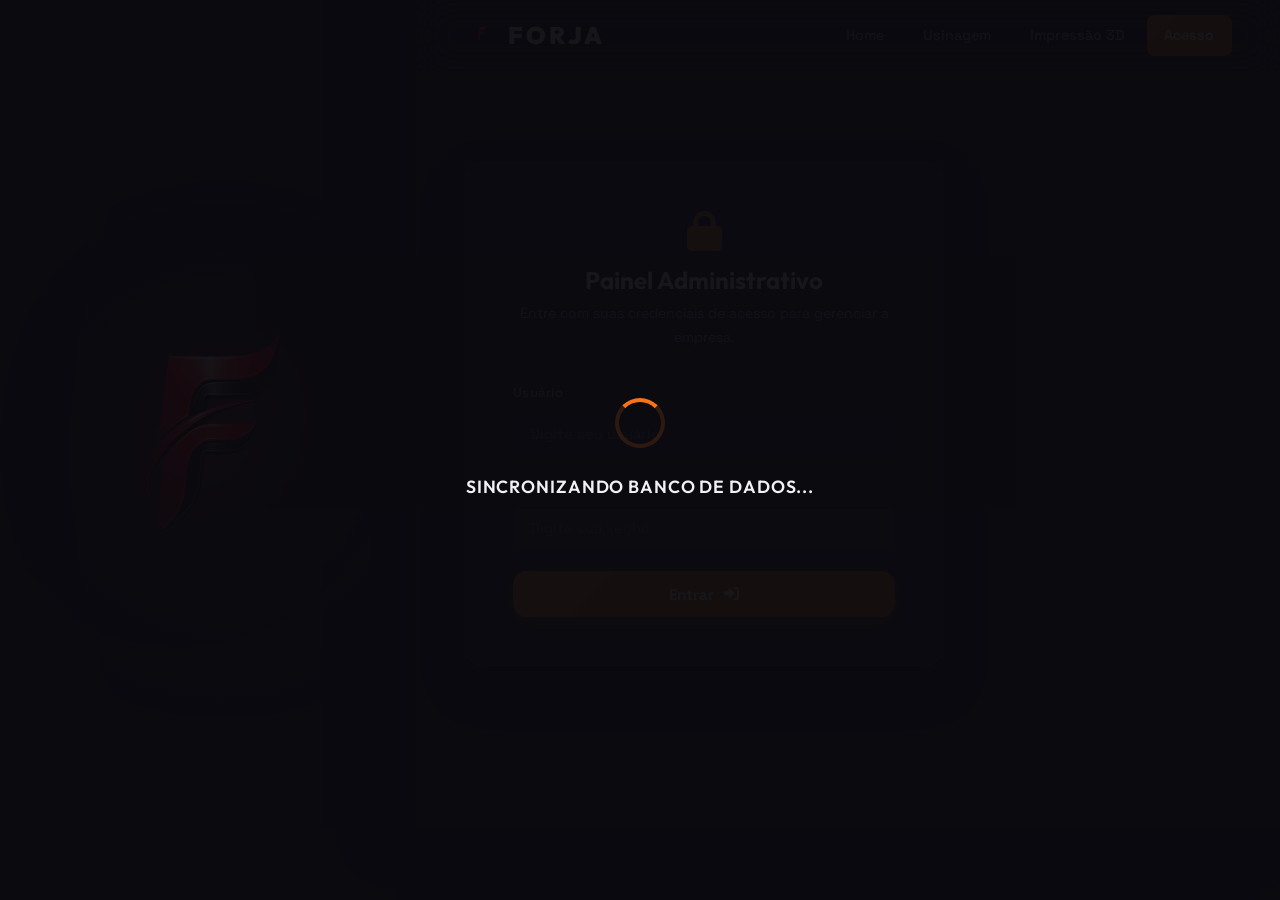
<file: admin.html>
<!DOCTYPE html>
<html lang="pt-BR">
<head>
    <meta charset="UTF-8">
    <meta name="viewport" content="width=device-width, initial-scale=1.0">
    <title>Acesso Restrito - Estoque & Orçamentos | Forja</title>
    <link rel="stylesheet" href="style.css?v=19">
    <link rel="preconnect" href="https://fonts.googleapis.com">
    <link rel="preconnect" href="https://fonts.gstatic.com" crossorigin>
    <link href="https://fonts.googleapis.com/css2?family=Outfit:wght@300;400;500;600;700;800;900&family=Space+Grotesk:wght@400;500;600;700&display=swap" rel="stylesheet">
    <link rel="stylesheet" href="https://cdnjs.cloudflare.com/ajax/libs/font-awesome/6.0.0/css/all.min.css">
</head>
<body>

    <!-- ===== SYNC LOADING SPINNER ===== -->
    <div id="sync-loader-overlay" style="position: fixed; inset: 0; background: rgba(10, 10, 15, 0.95); z-index: 999999; display: flex; flex-direction: column; align-items: center; justify-content: center; gap: 1.5rem; color: var(--text-primary); transition: opacity 0.4s ease, visibility 0.4s;">
        <div class="spinner" style="width: 50px; height: 50px; border: 4px solid rgba(249, 115, 22, 0.15); border-top-color: var(--accent); border-radius: 50%; animation: spin 1s linear infinite;"></div>
        <div style="font-family: var(--font-heading); font-size: 1.1rem; font-weight: 600; letter-spacing: 0.05em; text-transform: uppercase; text-align: center; padding: 0 1rem;">Sincronizando banco de dados...</div>
    </div>

    <!-- ===== LOGO GIGANTE / PDF PREVIEW FIXA NA ESQUERDA ===== -->
    <div class="fixed-giant-logo" id="admin-sidebar">
        <!-- Logged Out View -->
        <div class="sidebar-logged-out" id="sidebar-logged-out-view">
            <div class="fixed-logo-glow"></div>
            <img src="Imagem/IMG_6574.PNG" alt="Símbolo Forja" class="giant-logo-img">
        </div>
        
        <!-- Logged In View: PDF Sheet Preview -->
        <div class="sidebar-logged-in" id="sidebar-logged-in-view" style="display:none;">
            <!-- Botão de Fechar PDF no Celular -->
            <button class="btn btn-ghost mobile-pdf-close-btn" id="close-mobile-pdf-btn" style="display: none; margin-bottom: 1.5rem; width: 100%; justify-content: center; border-color: var(--border); background: var(--bg-card); color: var(--text-primary); padding: 0.75rem;">
                <i class="fa-solid fa-xmark" style="margin-right: 0.5rem;"></i>
                <span>Fechar Visualização</span>
            </button>
            <div class="pdf-container">
                <div class="pdf-sheet" id="invoice-pdf">
                    <!-- PDF Header -->
                    <div class="pdf-header" style="align-items: center; border-bottom: 2px solid #111; padding-bottom: 0.75rem; margin-bottom: 1.5rem;">
                        <div class="pdf-header-left" style="display: flex; align-items: center; gap: 0.75rem;">
                            <img src="Imagem/IMG_6574.PNG" alt="Logo Forja" class="pdf-logo" style="width: 50px; height: 50px; object-fit: contain;">
                            <span class="pdf-brand-title" style="font-size: 2.2rem; font-weight: 800;">Forja</span>
                        </div>
                        <div class="pdf-header-right" style="font-size: 0.75rem; color: #333 !important; line-height: 1.5; text-align: right;">
                            <div><i class="fa-brands fa-whatsapp"></i> (14) 99681-1628</div>
                            <div><i class="fa-brands fa-instagram"></i> @_Forja_3D</div>
                            <div><i class="fa-solid fa-envelope"></i> Forja3dprojetos@gmail.com</div>
                        </div>
                    </div>
                    
                    <!-- PDF Metadata (New Layout) -->
                    <div class="pdf-meta-container">
                        <div class="pdf-meta-left">
                            <div style="font-size: 0.85rem; font-weight: bold; margin-bottom: 0.35rem; text-transform: uppercase; border-bottom: 1px solid #dee2e6; padding-bottom: 0.15rem;">Informações do Cliente</div>
                            <div style="line-height: 1.4; font-size: 0.75rem;">
                                <div><strong>Cliente:</strong> <span id="pdf-client-name">NENHUM SELECIONADO</span></div>
                                <div><strong>Endereço:</strong> <span id="pdf-client-address">-</span></div>
                                <div><strong>Telefone:</strong> <span id="pdf-client-phone">-</span></div>
                                <div><strong>E-mail:</strong> <span id="pdf-client-email">-</span></div>
                            </div>
                            <div id="pdf-desc-text" style="font-size: 0.75rem; color: #555; margin-top: 0.5rem; line-height: 1.3; white-space: pre-wrap; font-style: italic;">[Insira a descrição geral do escopo do orçamento]</div>
                        </div>
                        <div class="pdf-meta-right">
                            <div style="font-size: 0.85rem; font-weight: bold; margin-bottom: 0.35rem; text-transform: uppercase; border-bottom: 1px solid #dee2e6; padding-bottom: 0.15rem; text-align: right;">Dados da Proposta</div>
                            <div style="line-height: 1.4; font-size: 0.75rem; text-align: right;">
                                <div><strong>Forja</strong></div>
                                <div><strong>Proposta Nº:</strong> <span id="pdf-budget-num">12001</span></div>
                                <div><strong>Emissão:</strong> Jaú-SP, <span id="pdf-budget-date">01/07/2026</span></div>
                            </div>
                        </div>
                    </div>
                    
                    <!-- PDF Items Table -->
                    <table class="pdf-table">
                        <thead>
                            <tr>
                                <th style="width: 55%; text-align: left;">Descrição</th>
                                <th style="width: 15%; text-align: center;">Quantidade (QTD)</th>
                                <th style="width: 15%; text-align: right;">Preço Unidade</th>
                                <th style="width: 15%; text-align: right;">Preço total</th>
                            </tr>
                        </thead>
                        <tbody id="pdf-items-tbody">
                            <!-- Dynamic items -->
                        </tbody>
                    </table>

                    <!-- Totals Section -->
                    <div class="pdf-totals-section">
                        <div class="pdf-totals-row">
                            <span class="pdf-totals-label">Subtotal</span>
                            <span class="pdf-totals-value" id="pdf-subtotal-val">R$ 0,00</span>
                        </div>
                        <div class="pdf-totals-row">
                            <span class="pdf-totals-label">Frete</span>
                            <span class="pdf-totals-value" id="pdf-frete-val">R$ 0,00</span>
                        </div>
                        <div class="pdf-totals-row pdf-totals-final">
                            <span class="pdf-totals-label">Total</span>
                            <span class="pdf-totals-value" id="pdf-total-val">R$ 0,00</span>
                        </div>
                    </div>
                    
                    <!-- Modern Metadata Grid -->
                    <div class="pdf-grid-modern">
                        <div class="pdf-grid-card">
                            <strong>Vendedor:</strong>
                            <span id="pdf-vendedor-val">Lucas</span>
                        </div>
                        <div class="pdf-grid-card">
                            <strong>Validade da Proposta:</strong>
                            <span id="pdf-validade-val">7 dias</span>
                        </div>
                        <div class="pdf-grid-card">
                            <strong>Prazo de Entrega:</strong>
                            <span id="pdf-prazo-val">A combinar</span>
                        </div>
                        <div class="pdf-grid-card">
                            <strong>Cond. Pagamento:</strong>
                            <span id="pdf-pagamento-val">A combinar</span>
                        </div>
                    </div>

                    <!-- Observações da Proposta Box -->
                    <div class="pdf-box">
                        <div class="pdf-box-header">Observações da Proposta:</div>
                        <div class="pdf-box-body" id="pdf-obs-text" style="white-space: pre-wrap;">Nenhuma</div>
                    </div>

                    <!-- Formas de Pagamento Box (Canto Inferior) -->
                    <div class="pdf-box">
                        <div class="pdf-box-header">Forma de pagamento:</div>
                        <div class="pdf-box-body">
                            <p>• Pix: <strong>67.723.944/001-68</strong> — CNPJ — Nubank — Lucas Borsolli</p>
                            <p>• Cartão de Crédito: Parcelamento em até 3x sem juros (para valores acima de R$60,00)</p>
                            <p>• Condição: 50% antecipado para início da produção e 50% na entrega.</p>
                        </div>
                    </div>
                </div>
            </div>
        </div>
    </div>

    <!-- ===== HEADER ===== -->
    <header class="header" id="header">
        <div class="container header-inner">
            <a href="index.html" class="logo" aria-label="Forja - Página Inicial">
                <img src="Imagem/IMG_6574.PNG" alt="Logo Forja" class="logo-img">
                <span class="logo-text">FORJA</span>
            </a>
            <nav class="nav" id="nav" aria-label="Menu principal">
                <ul>
                    <li><a href="index.html" class="nav-link">Home</a></li>
                    <li><a href="ferramenta.html" class="nav-link">Usinagem</a></li>
                    <li><a href="impressao-3d.html" class="nav-link">Impressão 3D</a></li>
                    <li><a href="admin.html" class="nav-link active cta-link">Acesso</a></li>
                </ul>
            </nav>
            <button class="mobile-toggle" id="mobile-toggle" aria-label="Abrir menu" aria-expanded="false">
                <span class="bar"></span>
                <span class="bar"></span>
                <span class="bar"></span>
            </button>
        </div>
    </header>

    <div class="main-content-wrapper">
        
        <!-- ===== LOGIN VIEW ===== -->
        <section class="admin-login-section section-padding" id="login-view">
            <div class="container">
                <div class="admin-login-card">
                    <div class="login-header">
                        <i class="fa-solid fa-lock"></i>
                        <h2>Painel Administrativo</h2>
                        <p>Entre com suas credenciais de acesso para gerenciar a empresa.</p>
                    </div>
                    <form id="login-form">
                        <div class="form-group">
                            <label for="username">Usuário</label>
                            <input type="text" id="username" placeholder="Digite seu usuário" required autocomplete="username">
                        </div>
                        <div class="form-group">
                            <label for="password">Senha</label>
                            <input type="password" id="password" placeholder="Digite sua senha" required autocomplete="current-password">
                        </div>
                        <button type="submit" class="btn btn-primary btn-full">
                            <span>Entrar</span>
                            <i class="fa-solid fa-right-to-bracket"></i>
                        </button>
                        <p id="login-error" class="login-error-msg" style="display:none; color:#ef4444; font-size:0.85rem; text-align:center; margin-top:1rem;"></p>
                    </form>
                </div>
            </div>
        </section>

        <!-- ===== DASHBOARD VIEW (LOGGED IN) ===== -->
        <section class="admin-dashboard-section section-padding" id="dashboard-view" style="display:none;">
            <div class="container">
                <div class="dashboard-header-block">
                    <div>
                        <span class="section-tag">Painel de Controle</span>
                        <h1 class="dashboard-title">Sistema de <span class="accent">Gestão Forja</span></h1>
                    </div>
                    <button class="btn btn-ghost" id="logout-btn">
                        <span>Sair</span>
                        <i class="fa-solid fa-right-from-bracket"></i>
                    </button>
                </div>

                <!-- TABS NAVIGATION -->
                <div class="admin-tabs">
                    <button class="tab-btn active" data-tab="tab-estoque">
                        <i class="fa-solid fa-boxes-stacked"></i> Estoque & Dashboard
                    </button>
                    <button class="tab-btn" data-tab="tab-clientes">
                        <i class="fa-solid fa-users"></i> Clientes
                    </button>
                    <button class="tab-btn" data-tab="tab-gerador">
                        <i class="fa-solid fa-file-invoice-dollar"></i> Gerador de Orçamento
                    </button>
                    <button class="tab-btn" data-tab="tab-historico">
                        <i class="fa-solid fa-clock-rotate-left"></i> Histórico
                    </button>
                </div>

                <!-- TAB CONTENT: ESTOQUE & DASHBOARD -->
                <div class="tab-content active" id="tab-estoque">
                    <!-- Metrics Cards -->
                    <div class="metrics-grid" style="display: grid; grid-template-columns: repeat(auto-fit, minmax(220px, 1fr)); gap: 1.5rem; margin-bottom: 2.5rem;">
                        <div class="metric-card" style="background: var(--bg-card); border: 1px solid var(--border); padding: 1.5rem; border-radius: var(--radius-md);">
                            <span style="font-size:0.8rem; color:var(--text-muted); text-transform:uppercase; font-weight:600;">Gasto em Compras</span>
                            <h2 id="metric-spent" style="font-size:1.8rem; margin-top:0.5rem; color:var(--text-primary);">R$ 0,00</h2>
                        </div>
                        <div class="metric-card" style="background: var(--bg-card); border: 1px solid var(--border); padding: 1.5rem; border-radius: var(--radius-md);">
                            <span style="font-size:0.8rem; color:var(--text-muted); text-transform:uppercase; font-weight:600;">Faturamento Total</span>
                            <h2 id="metric-revenue" style="font-size:1.8rem; margin-top:0.5rem; color:#25d366;">R$ 0,00</h2>
                        </div>
                        <div class="metric-card" style="background: var(--bg-card); border: 1px solid var(--border); padding: 1.5rem; border-radius: var(--radius-md);">
                            <span style="font-size:0.8rem; color:var(--text-muted); text-transform:uppercase; font-weight:600;">Lucro nas Vendas</span>
                            <h2 id="metric-profit" style="font-size:1.8rem; margin-top:0.5rem; color:var(--accent-light);">R$ 0,00</h2>
                        </div>
                    </div>

                    <!-- Analytics Tables -->
                    <div class="analytics-grid" style="display: grid; grid-template-columns: repeat(auto-fit, minmax(320px, 1fr)); gap: 2rem; margin-bottom: 2.5rem;">
                        <div class="dashboard-panel-card">
                            <h3>Ferramentas Mais Vendidas</h3>
                            <div style="margin-top: 1.5rem;">
                                <table class="inventory-table">
                                    <thead>
                                        <tr>
                                            <th>Produto</th>
                                            <th style="text-align:right;">Vendidos</th>
                                        </tr>
                                    </thead>
                                    <tbody id="top-sold-list">
                                        <!-- Dynamic -->
                                    </tbody>
                                </table>
                            </div>
                        </div>
                        <div class="dashboard-panel-card">
                            <h3>Ferramentas Mais Orçadas (Site)</h3>
                            <div style="margin-top: 1.5rem;">
                                <table class="inventory-table">
                                    <thead>
                                        <tr>
                                            <th>Produto</th>
                                            <th style="text-align:right;">Orçados (Cliques)</th>
                                        </tr>
                                    </thead>
                                    <tbody id="top-quoted-list">
                                        <!-- Dynamic -->
                                    </tbody>
                                </table>
                            </div>
                        </div>
                    </div>

                    <!-- Estoque Grid -->
                    <div class="dashboard-grid">
                        <!-- Form Cadastro -->
                        <div class="dashboard-panel-card">
                            <h3>Cadastrar Nova Ferramenta</h3>
                            <form id="add-product-form" style="margin-top:1.5rem;">
                                <div class="form-group">
                                    <label for="prod-brand">Marca</label>
                                    <input type="text" id="prod-brand" placeholder="Ex: DESKAR, SANDVIK" required>
                                </div>
                                <div class="form-group">
                                    <label for="prod-name">Nome do Produto</label>
                                    <input type="text" id="prod-name" placeholder="Ex: Pastilha TNMG" required>
                                </div>
                                <div class="form-group">
                                    <label for="prod-desc">Descrição</label>
                                    <textarea id="prod-desc" rows="3" placeholder="Detalhes técnicos da ferramenta..." required></textarea>
                                </div>
                                <div class="form-group-row" style="display: grid; grid-template-columns: 1fr 1fr; gap: 1rem;">
                                    <div class="form-group">
                                        <label for="prod-stock">Estoque Inicial</label>
                                        <input type="number" id="prod-stock" min="0" value="1" required>
                                    </div>
                                    <div class="form-group">
                                        <label for="prod-buy-link">Link de Compra</label>
                                        <input type="url" id="prod-buy-link" placeholder="Ex: https://fornecedor.com">
                                    </div>
                                </div>
                                <div class="form-group-row" style="display: grid; grid-template-columns: 1fr 1fr; gap: 1rem;">
                                    <div class="form-group">
                                        <label for="prod-buy-price">Valor de Compra (R$)</label>
                                        <input type="number" id="prod-buy-price" min="0" step="0.01" value="0.00" required>
                                    </div>
                                    <div class="form-group">
                                        <label for="prod-sell-price">Valor de Venda (R$)</label>
                                        <input type="number" id="prod-sell-price" min="0" step="0.01" value="0.00" required>
                                    </div>
                                </div>
                                <div class="form-group">
                                    <label for="prod-img">Link da Imagem do Produto (Opcional)</label>
                                    <input type="url" id="prod-img" placeholder="http://exemplo.com/imagem.jpg">
                                </div>
                                <button type="submit" class="btn btn-primary btn-full">
                                    <i class="fa-solid fa-plus"></i>
                                    <span>Cadastrar Produto</span>
                                </button>
                            </form>
                        </div>

                        <!-- Lista de Estoque -->
                        <div class="dashboard-panel-card list-panel">
                            <h3>Itens Cadastrados no Estoque</h3>
                            <div class="inventory-table-wrap" style="margin-top:1.5rem;">
                                <table class="inventory-table">
                                    <thead>
                                        <tr>
                                            <th>Marca</th>
                                            <th>Produto</th>
                                            <th style="text-align:center;">Estoque</th>
                                            <th style="text-align:right;">Ações</th>
                                        </tr>
                                    </thead>
                                    <tbody id="inventory-list-tbody">
                                        <!-- Dynamic rows -->
                                    </tbody>
                                </table>
                            </div>
                        </div>
                    </div>
                </div>

                <!-- TAB CONTENT: CLIENTES -->
                <div class="tab-content" id="tab-clientes">
                    <div class="dashboard-grid">
                        <!-- Form Cadastro Cliente -->
                        <div class="dashboard-panel-card">
                            <h3>Cadastrar Novo Cliente</h3>
                            <form id="add-client-form" style="margin-top:1.5rem;">
                                <div class="form-group">
                                    <label for="client-name-input">Nome / Razão Social</label>
                                    <input type="text" id="client-name-input" placeholder="Ex: Stema Usinagem" required>
                                </div>
                                <div class="form-group">
                                    <label for="client-address-input">Endereço Completo</label>
                                    <input type="text" id="client-address-input" placeholder="Ex: Rua A, 123 - Centro" required>
                                </div>
                                <div class="form-group">
                                    <label for="client-email-input">E-mail</label>
                                    <input type="email" id="client-email-input" placeholder="Ex: contato@empresa.com" required>
                                </div>
                                <div class="form-group">
                                    <label for="client-phone-input">Telefone / WhatsApp</label>
                                    <input type="text" id="client-phone-input" placeholder="Ex: (14) 99999-9999" required>
                                </div>
                                <div class="form-actions" style="display: flex; gap: 0.5rem; flex-direction: column;">
                                    <button type="submit" class="btn btn-primary btn-full" id="client-submit-btn">
                                        <i class="fa-solid fa-user-plus"></i>
                                        <span>Cadastrar Cliente</span>
                                    </button>
                                    <button type="button" class="btn btn-ghost btn-full" id="client-cancel-edit-btn" style="display: none; border-color: #ef4444; color: #ef4444; background: transparent; margin-top: 0.5rem;">
                                        <i class="fa-solid fa-xmark"></i>
                                        <span>Cancelar Edição</span>
                                    </button>
                                </div>
                            </form>
                        </div>

                        <!-- Lista de Clientes -->
                        <div class="dashboard-panel-card list-panel">
                            <h3>Clientes Cadastrados</h3>
                            <div class="inventory-table-wrap" style="margin-top:1.5rem;">
                                <table class="inventory-table">
                                    <thead>
                                        <tr>
                                            <th>Nome</th>
                                            <th>Contato</th>
                                            <th style="text-align:right;">Ações</th>
                                        </tr>
                                    </thead>
                                    <tbody id="clients-list-tbody">
                                        <!-- Dynamic clients -->
                                    </tbody>
                                </table>
                            </div>
                        </div>
                    </div>
                </div>

                <!-- TAB CONTENT: GERADOR DE ORÇAMENTO -->
                <div class="tab-content" id="tab-gerador">
                    <div class="dashboard-grid">
                        <!-- Painel Configuração Geral -->
                        <div class="dashboard-panel-card">
                            <h3>Dados do Orçamento</h3>
                            <form id="budget-meta-form" style="margin-top:1.5rem;">
                                <div class="form-group">
                                    <label for="budget-client-select">Selecionar Cliente</label>
                                    <select id="budget-client-select" required>
                                        <option value="" disabled selected>Selecione um cliente...</option>
                                        <!-- Populate dynamically -->
                                    </select>
                                </div>
                                <div class="form-group-row" style="display: grid; grid-template-columns: 1fr 1fr; gap: 1rem;">
                                    <div class="form-group">
                                        <label for="budget-number-input">Nº Orçamento</label>
                                        <input type="text" id="budget-number-input" readonly>
                                    </div>
                                    <div class="form-group">
                                        <label for="budget-date-input">Data de Emissão</label>
                                        <input type="date" id="budget-date-input" required>
                                    </div>
                                </div>
                                <div class="form-group-row" style="display: grid; grid-template-columns: 1fr 1fr; gap: 1rem;">
                                    <div class="form-group">
                                        <label for="budget-vendedor-input">Vendedor</label>
                                        <input type="text" id="budget-vendedor-input" value="Lucas">
                                    </div>
                                    <div class="form-group">
                                        <label for="budget-validade-input">Validade da Proposta</label>
                                        <input type="text" id="budget-validade-input" value="7 dias">
                                    </div>
                                </div>
                                <div class="form-group-row" style="display: grid; grid-template-columns: 1fr 1fr; gap: 1rem;">
                                    <div class="form-group">
                                        <label for="budget-pagamento-input">Condição de Pagamento</label>
                                        <input type="text" id="budget-pagamento-input" value="A combinar">
                                    </div>
                                    <div class="form-group">
                                        <label for="budget-frete-input">Frete (R$)</label>
                                        <input type="number" id="budget-frete-input" min="0" step="0.01" value="0.00">
                                    </div>
                                </div>
                                <div class="form-group">
                                    <label for="budget-delivery-input">Previsão de Entrega</label>
                                    <input type="text" id="budget-delivery-input" placeholder="Ex: Entre 10/07 a 20/07" required>
                                </div>
                                <div class="form-group">
                                    <label for="budget-desc-input">Descrição Geral do Escopo</label>
                                    <textarea id="budget-desc-input" rows="2" placeholder="Ex: Fornecimento de ferramentas e pastilhas de usinagem."></textarea>
                                </div>
                                <div class="form-group">
                                    <label for="budget-obs-input">Observações Adicionais</label>
                                    <textarea id="budget-obs-input" rows="2" placeholder="Ex: Frete incluso / Retirada sob responsabilidade do cliente."></textarea>
                                </div>
                                
                                <div class="cart-actions-container" style="display: flex; gap: 0.75rem; margin-top:2rem;">
                                    <button type="button" class="btn btn-primary" id="btn-save-budget" style="flex:1;">
                                        <i class="fa-solid fa-floppy-disk"></i> Salvar no Histórico
                                    </button>
                                    <button type="button" class="btn btn-ghost" id="btn-print-pdf">
                                        <i class="fa-solid fa-print"></i> Gerar PDF / Imprimir
                                    </button>
                                </div>
                                <div style="margin-top:0.75rem; text-align:center;">
                                    <button type="button" class="btn-item-remove" id="btn-clear-budget" style="background:none; border:none; cursor:pointer; font-size:0.85rem;">
                                        <i class="fa-solid fa-rotate-left"></i> Limpar Orçamento Atual
                                    </button>
                                </div>
                            </form>
                        </div>

                        <!-- Painel Inserir Itens -->
                        <div class="dashboard-panel-card">
                            <h3>Adicionar Itens ao Orçamento</h3>
                            <form id="add-item-budget-form" style="margin-top:1.5rem;">
                                <div class="form-group">
                                    <label for="budget-item-type">Tipo de Serviço</label>
                                    <select id="budget-item-type" required>
                                        <option value="tools">TOOLS (Ferramentas)</option>
                                        <option value="impressao">IMPRESSÃO 3D</option>
                                        <option value="projeto">PROJETO</option>
                                    </select>
                                </div>
                                
                                <!-- Select tool from database (Only shown if Type is tools) -->
                                <div class="form-group" id="stock-tool-select-wrapper">
                                    <label for="budget-tool-select">Produto do Estoque (Opcional)</label>
                                    <select id="budget-tool-select">
                                        <option value="" selected>-- Digitar item manualmente --</option>
                                        <!-- Populate dynamically -->
                                    </select>
                                </div>

                                <div class="form-group">
                                    <label for="budget-item-name">Nome do Serviço / Item</label>
                                    <input type="text" id="budget-item-name" placeholder="Ex: SPMX07T308 YG02" required>
                                </div>
                                <div class="form-group">
                                    <label for="budget-item-details">Detalhes / Especificações (Opcional)</label>
                                    <input type="text" id="budget-item-details" placeholder="Ex: Pastilha de metal duro / PLA Preto">
                                </div>

                                <div class="form-group-row" style="display: grid; grid-template-columns: 1fr 1fr; gap: 1rem;">
                                    <div class="form-group">
                                        <label for="budget-item-qty">Quantidade</label>
                                        <input type="number" id="budget-item-qty" min="1" value="1" required>
                                    </div>
                                    <div class="form-group">
                                        <label for="budget-item-val">Valor Unitário (R$)</label>
                                        <input type="number" id="budget-item-val" min="0" step="0.01" value="0.00" required>
                                    </div>
                                </div>
                                
                                <button type="submit" class="btn btn-ghost btn-full" style="border-color:var(--accent); color:var(--text-primary); background: transparent;">
                                    <i class="fa-solid fa-plus"></i>
                                    <span>Adicionar Item ao PDF</span>
                                </button>
                            </form>

                            <!-- Mini tabela de itens inseridos para controle no painel -->
                            <div style="margin-top:2rem;">
                                <h4>Itens Inseridos</h4>
                                <div class="inventory-table-wrap" style="margin-top:1rem; max-height: 250px; overflow-y:auto;">
                                    <table class="inventory-table" style="font-size:0.85rem;">
                                        <thead>
                                            <tr>
                                                <th>Item</th>
                                                <th style="text-align:center;">Qtd</th>
                                                <th style="text-align:right;">Subtotal</th>
                                                <th style="text-align:right;">Ações</th>
                                            </tr>
                                        </thead>
                                        <tbody id="budget-items-control-tbody">
                                            <!-- Dynamic items control -->
                                        </tbody>
                                    </table>
                                </div>
                            </div>
                        </div>
                    </div>
                </div>

                <!-- TAB CONTENT: HISTÓRICO DE ORÇAMENTOS -->
                <div class="tab-content" id="tab-historico">
                    <div class="dashboard-panel-card">
                        <h3>Histórico de Orçamentos Gerados</h3>
                        <div class="inventory-table-wrap" style="margin-top:1.5rem;">
                            <table class="inventory-table">
                                <thead>
                                    <tr>
                                        <th>Nº Orçamento</th>
                                        <th>Cliente</th>
                                        <th>Data</th>
                                        <th style="text-align:right;">Valor Total</th>
                                        <th style="text-align:center;">Status</th>
                                        <th style="text-align:right;">Ações</th>
                                    </tr>
                                </thead>
                                <tbody id="budget-history-tbody">
                                    <!-- Dynamic budgets list -->
                                </tbody>
                            </table>
                        </div>
                    </div>
                </div>

            </div>
        </section>

    </div>

    <!-- Floating PDF View Button for Mobile -->
    <button class="floating-pdf-btn" id="open-mobile-pdf-btn">
        <i class="fa-solid fa-file-pdf"></i>
        <span>Ver PDF</span>
    </button>

    <!-- Scripts -->
    <script src="script.js?v=19"></script>
    <script src="data.js?v=19"></script>
    <script src="admin.js?v=19"></script>
</body>
</html>
</file>
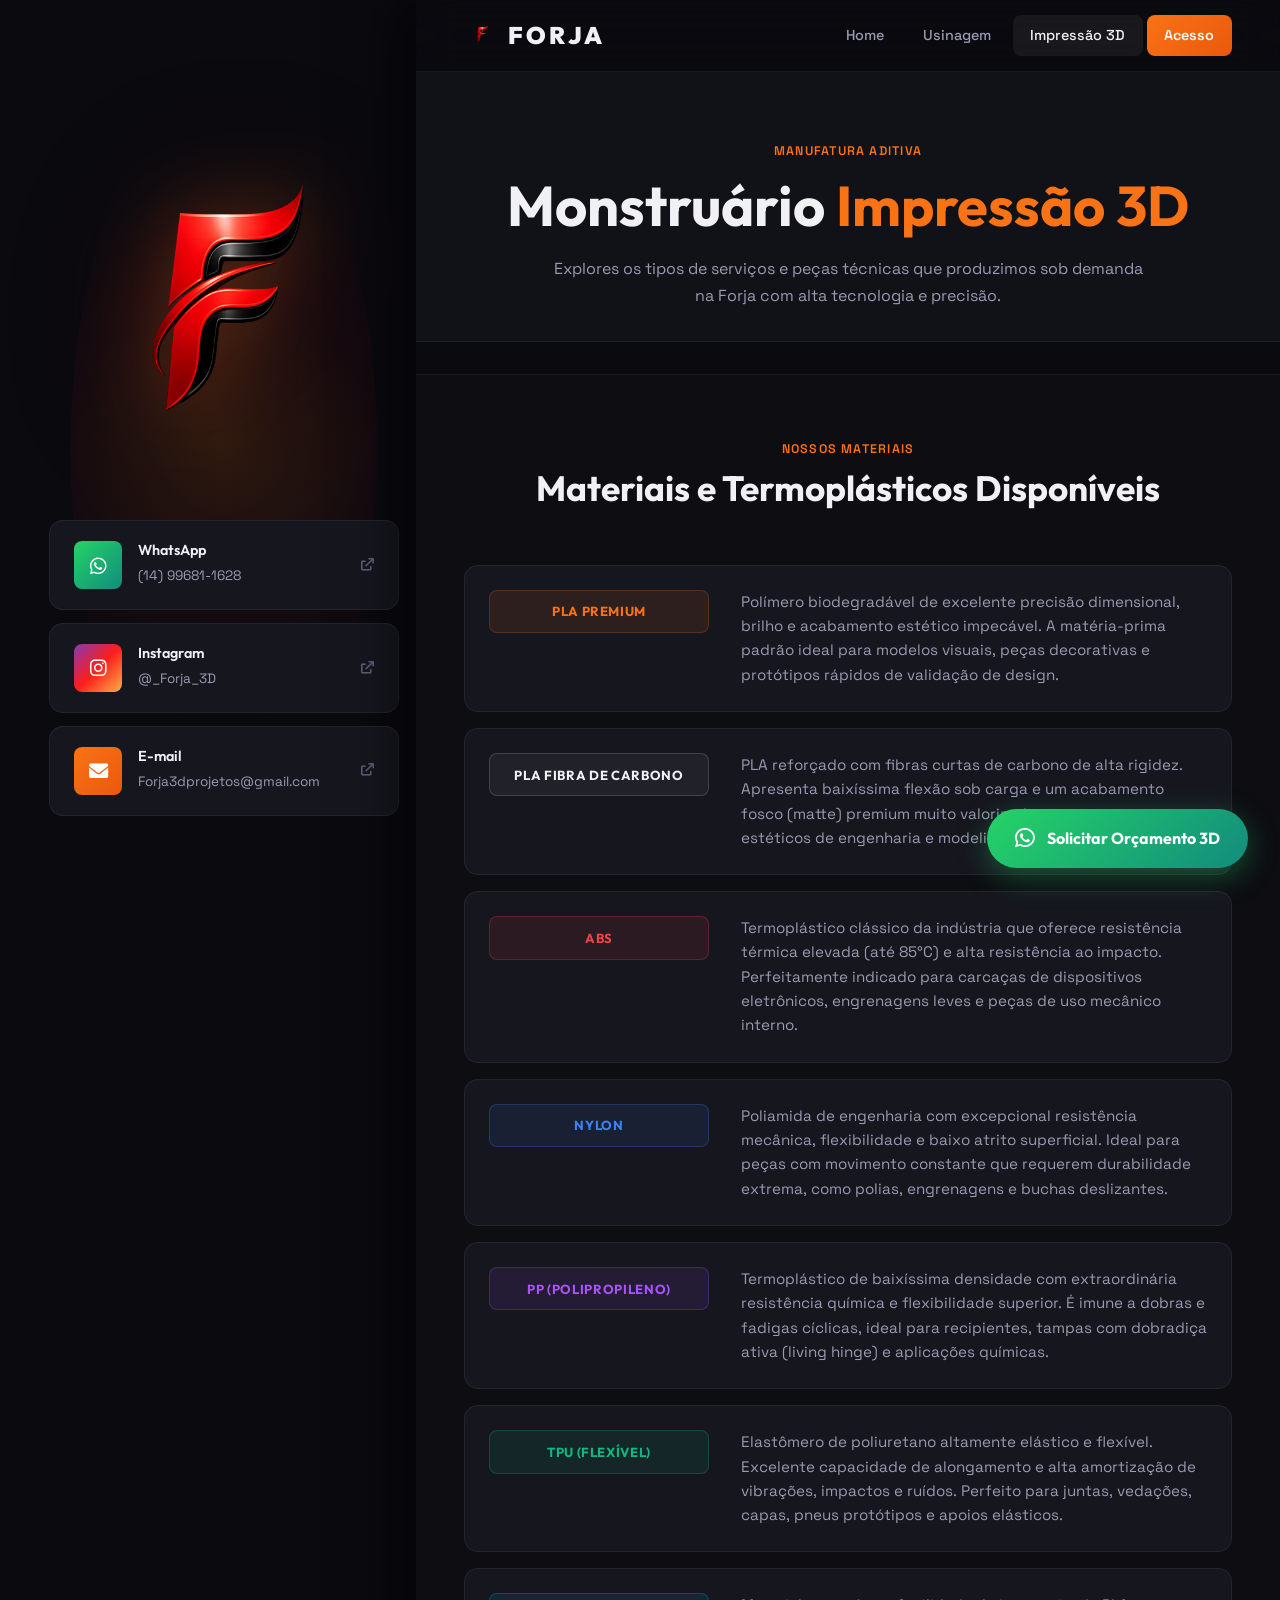
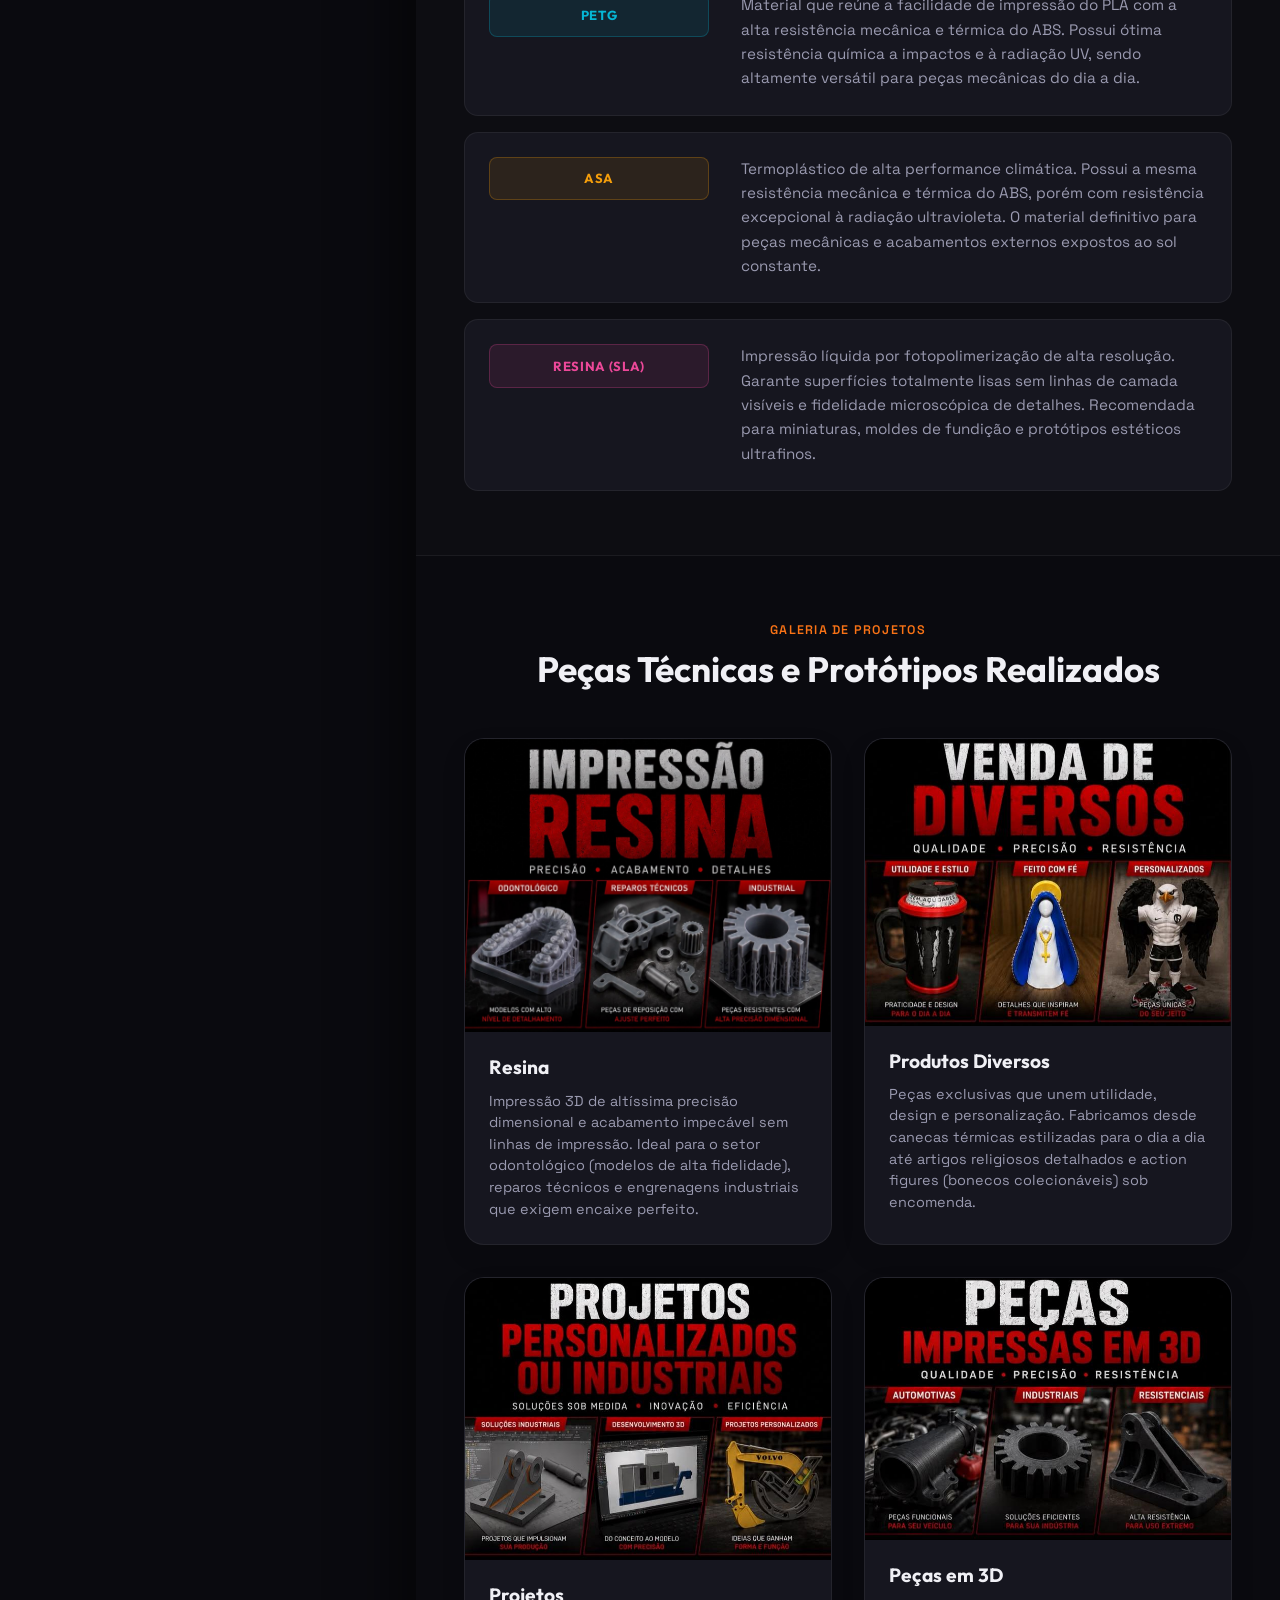
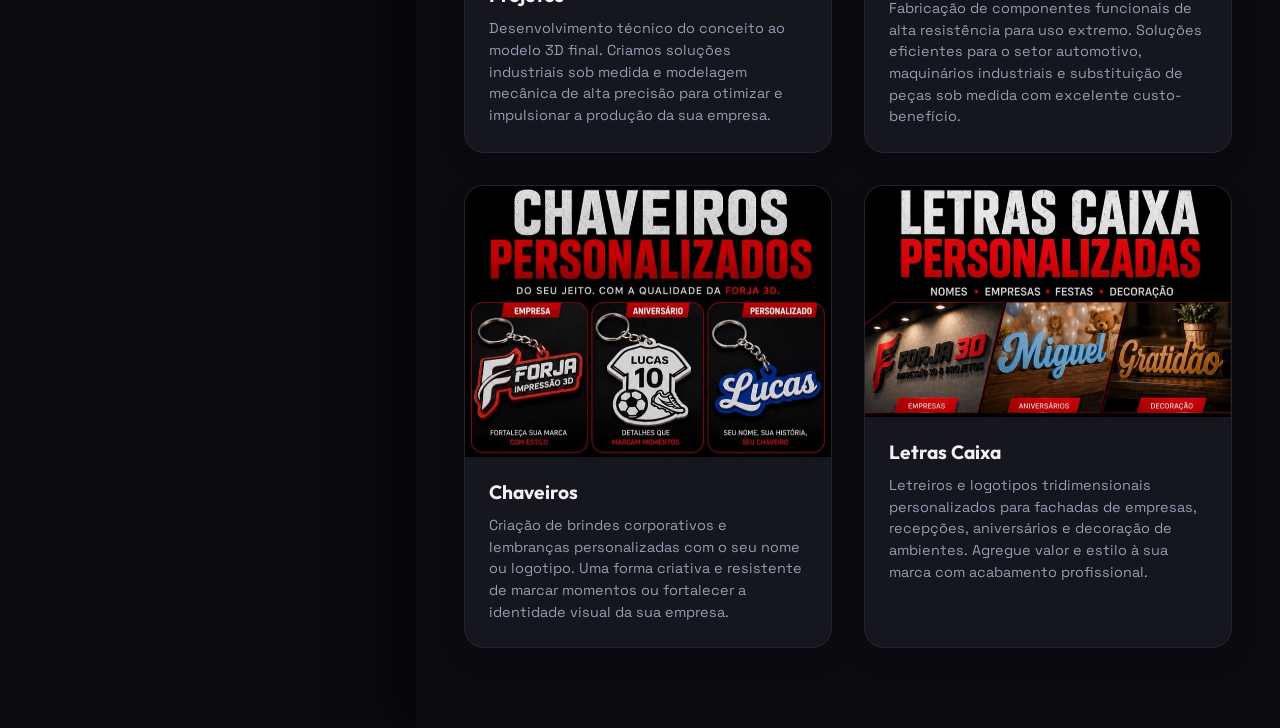
<file: impressao-3d.html>
<!DOCTYPE html>
<html lang="pt-BR">
<head><link rel="icon" type="image/png" href="Imagem/favicon.png">
    <meta charset="UTF-8">
    <meta name="viewport" content="width=device-width, initial-scale=1.0">
    <title>Impressão 3D - Monstruário | Forja</title>
    <meta name="description" content="Monstruário de serviços de Impressão 3D e manufatura aditiva da Forja. Conheça nossos materiais e solicite seu orçamento.">
    <link rel="stylesheet" href="style.css?v=33">
    <link rel="preconnect" href="https://fonts.googleapis.com">
    <link rel="preconnect" href="https://fonts.gstatic.com" crossorigin>
    <link href="https://fonts.googleapis.com/css2?family=Outfit:wght@300;400;500;600;700;800;900&family=Space+Grotesk:wght@400;500;600;700&display=swap" rel="stylesheet">
    <link rel="stylesheet" href="https://cdnjs.cloudflare.com/ajax/libs/font-awesome/6.0.0/css/all.min.css">
</head>
<body>

    <!-- ===== LOGO GIGANTE E CONTATOS FIXOS NA ESQUERDA ===== -->
    <div class="fixed-giant-logo">
        <div class="fixed-logo-glow"></div>
        <img src="Imagem/IMG_6574.PNG" alt="Símbolo Forja" class="giant-logo-img">
        
        <div class="fixed-contact-cards">
            <a href="https://wa.me/5514996811628?text=Olá!%20Gostaria%20de%20solicitar%20um%20orçamento%20para%20Impressão%203D." target="_blank" rel="noopener" class="contact-card" id="contact-whatsapp">
                <div class="contact-card-icon whatsapp">
                    <i class="fa-brands fa-whatsapp"></i>
                </div>
                <div class="contact-card-info">
                    <h4>WhatsApp</h4>
                    <span>(14) 99681-1628</span>
                </div>
                <i class="fa-solid fa-arrow-up-right-from-square contact-card-arrow"></i>
            </a>
            <a href="https://www.instagram.com/_Forja_3D" target="_blank" rel="noopener" class="contact-card" id="contact-instagram">
                <div class="contact-card-icon instagram">
                    <i class="fa-brands fa-instagram"></i>
                </div>
                <div class="contact-card-info">
                    <h4>Instagram</h4>
                    <span>@_Forja_3D</span>
                </div>
                <i class="fa-solid fa-arrow-up-right-from-square contact-card-arrow"></i>
            </a>
            <a href="mailto:Forja3dprojetos@gmail.com" class="contact-card" id="contact-email">
                <div class="contact-card-icon email">
                    <i class="fa-solid fa-envelope"></i>
                </div>
                <div class="contact-card-info">
                    <h4>E-mail</h4>
                    <span>Forja3dprojetos@gmail.com</span>
                </div>
                <i class="fa-solid fa-arrow-up-right-from-square contact-card-arrow"></i>
            </a>
        </div>
    </div>

    <!-- ===== HEADER ===== -->
    <header class="header" id="header">
        <div class="container header-inner">
            <a href="index.html" class="logo" aria-label="Forja - Página Inicial">
                <img src="Imagem/IMG_6574.PNG" alt="Logo Forja" class="logo-img">
                <span class="logo-text">FORJA</span>
            </a>
            <nav class="nav" id="nav" aria-label="Menu principal">
                <ul>
                    <li><a href="index.html" class="nav-link">Home</a></li>
                    <li><a href="ferramenta.html" class="nav-link">Usinagem</a></li>
                    <li><a href="impressao-3d.html" class="nav-link active">Impressão 3D</a></li>
                    <li><a href="Painel.html" class="nav-link cta-link">Acesso</a></li>
                </ul>
            </nav>
            <button class="mobile-toggle" id="mobile-toggle" aria-label="Abrir menu" aria-expanded="false">
                <span class="bar"></span>
                <span class="bar"></span>
                <span class="bar"></span>
            </button>
        </div>
    </header>

    <div class="main-content-wrapper">
        <div class="catalog-page">
            
            <!-- ===== HERO SECTOR ===== -->
            <section class="catalog-hero" style="margin-bottom: 2rem;">
                <div class="container">
                    <span class="section-tag">Manufatura Aditiva</span>
                    <h1 class="catalog-title">Monstruário <span class="accent">Impressão 3D</span></h1>
                    <p class="catalog-subtitle">Explores os tipos de serviços e peças técnicas que produzimos sob demanda na Forja com alta tecnologia e precisão.</p>
                </div>
            </section>

            <!-- ===== MATERIALS SECTION ===== -->
            <section class="materials-section-container" style="padding: 4rem 0; margin-bottom: 4rem; border-top: 1px solid var(--border); border-bottom: 1px solid var(--border); background: rgba(255,255,255,0.01);">
                <div class="container">
                    <span class="section-tag" style="text-align: center; display: block; margin: 0 auto;">Nossos Materiais</span>
                    <h2 style="font-family: var(--font-heading); text-align: center; font-size: 2.2rem; margin-top: 0.5rem; margin-bottom: 3.5rem;">Materiais e Termoplásticos Disponíveis</h2>
                    
                    <div class="materials-list-vertical">
                        
                        <!-- Item 1 -->
                        <div class="material-row-item">
                            <div class="material-badge-col">
                                <span style="background: rgba(249, 115, 22, 0.1); color: var(--accent); border: 1px solid rgba(249, 115, 22, 0.2);">PLA PREMIUM</span>
                            </div>
                            <div class="material-desc-col">
                                <p>Polímero biodegradável de excelente precisão dimensional, brilho e acabamento estético impecável. A matéria-prima padrão ideal para modelos visuais, peças decorativas e protótipos rápidos de validação de design.</p>
                            </div>
                        </div>

                        <!-- Item 2 -->
                        <div class="material-row-item">
                            <div class="material-badge-col">
                                <span style="background: rgba(255, 255, 255, 0.05); color: var(--text-primary); border: 1px solid rgba(255, 255, 255, 0.15);">PLA FIBRA DE CARBONO</span>
                            </div>
                            <div class="material-desc-col">
                                <p>PLA reforçado com fibras curtas de carbono de alta rigidez. Apresenta baixíssima flexão sob carga e um acabamento fosco (matte) premium muito valorizado em componentes estéticos de engenharia e modelismo.</p>
                            </div>
                        </div>

                        <!-- Item 3 -->
                        <div class="material-row-item">
                            <div class="material-badge-col">
                                <span style="background: rgba(239, 68, 68, 0.1); color: #ef4444; border: 1px solid rgba(239, 68, 68, 0.25);">ABS</span>
                            </div>
                            <div class="material-desc-col">
                                <p>Termoplástico clássico da indústria que oferece resistência térmica elevada (até 85°C) e alta resistência ao impacto. Perfeitamente indicado para carcaças de dispositivos eletrônicos, engrenagens leves e peças de uso mecânico interno.</p>
                            </div>
                        </div>

                        <!-- Item 4 -->
                        <div class="material-row-item">
                            <div class="material-badge-col">
                                <span style="background: rgba(59, 130, 246, 0.1); color: #3b82f6; border: 1px solid rgba(59, 130, 246, 0.25);">NYLON</span>
                            </div>
                            <div class="material-desc-col">
                                <p>Poliamida de engenharia com excepcional resistência mecânica, flexibilidade e baixo atrito superficial. Ideal para peças com movimento constante que requerem durabilidade extrema, como polias, engrenagens e buchas deslizantes.</p>
                            </div>
                        </div>

                        <!-- Item 5 -->
                        <div class="material-row-item">
                            <div class="material-badge-col">
                                <span style="background: rgba(168, 85, 247, 0.1); color: #a855f7; border: 1px solid rgba(168, 85, 247, 0.25);">PP (POLIPROPILENO)</span>
                            </div>
                            <div class="material-desc-col">
                                <p>Termoplástico de baixíssima densidade com extraordinária resistência química e flexibilidade superior. É imune a dobras e fadigas cíclicas, ideal para recipientes, tampas com dobradiça ativa (living hinge) e aplicações químicas.</p>
                            </div>
                        </div>

                        <!-- Item 6 -->
                        <div class="material-row-item">
                            <div class="material-badge-col">
                                <span style="background: rgba(16, 185, 129, 0.1); color: #10b981; border: 1px solid rgba(16, 185, 129, 0.25);">TPU (FLEXÍVEL)</span>
                            </div>
                            <div class="material-desc-col">
                                <p>Elastômero de poliuretano altamente elástico e flexível. Excelente capacidade de alongamento e alta amortização de vibrações, impactos e ruídos. Perfeito para juntas, vedações, capas, pneus protótipos e apoios elásticos.</p>
                            </div>
                        </div>

                        <!-- Item 7 -->
                        <div class="material-row-item">
                            <div class="material-badge-col">
                                <span style="background: rgba(6, 182, 212, 0.1); color: #06b6d4; border: 1px solid rgba(6, 182, 212, 0.25);">PETG</span>
                            </div>
                            <div class="material-desc-col">
                                <p>Material que reúne a facilidade de impressão do PLA com a alta resistência mecânica e térmica do ABS. Possui ótima resistência química a impactos e à radiação UV, sendo altamente versátil para peças mecânicas do dia a dia.</p>
                            </div>
                        </div>

                        <!-- Item 8 -->
                        <div class="material-row-item">
                            <div class="material-badge-col">
                                <span style="background: rgba(245, 158, 11, 0.1); color: #f59e0b; border: 1px solid rgba(245, 158, 11, 0.25);">ASA</span>
                            </div>
                            <div class="material-desc-col">
                                <p>Termoplástico de alta performance climática. Possui a mesma resistência mecânica e térmica do ABS, porém com resistência excepcional à radiação ultravioleta. O material definitivo para peças mecânicas e acabamentos externos expostos ao sol constante.</p>
                            </div>
                        </div>

                        <!-- Item 9 -->
                        <div class="material-row-item">
                            <div class="material-badge-col">
                                <span style="background: rgba(236, 72, 153, 0.1); color: #ec4899; border: 1px solid rgba(236, 72, 153, 0.25);">RESINA (SLA)</span>
                            </div>
                            <div class="material-desc-col">
                                <p>Impressão líquida por fotopolimerização de alta resolução. Garante superfícies totalmente lisas sem linhas de camada visíveis e fidelidade microscópica de detalhes. Recomendada para miniaturas, moldes de fundição e protótipos estéticos ultrafinos.</p>
                            </div>
                        </div>

                    </div>
                </div>
            </section>

            <!-- ===== SHOWCASE GRID ===== -->
            <section class="showcase-section" style="padding-bottom: 5rem;">
                <div class="container">
                    <span class="section-tag" style="text-align: center; display: block; margin: 0 auto;">Galeria de Projetos</span>
                    <h2 style="font-family: var(--font-heading); text-align: center; font-size: 2.2rem; margin-top: 0.5rem; margin-bottom: 3rem;">Peças Técnicas e Protótipos Realizados</h2>
                    
                    <div class="showcase-grid">
                        
                        <!-- Card 1 -->
                        <div class="showcase-card">
                            <div class="showcase-img-wrap">
                                <img src="Impressão 3d/WhatsApp Image 2026-07-05 at 02.01.02.jpeg?v=2" alt="Resina (SLA) de Alta Precisão">
                            </div>
                            <div class="showcase-info">
                                <h3>Resina</h3>
                                <p>Impressão 3D de altíssima precisão dimensional e acabamento impecável sem linhas de impressão. Ideal para o setor odontológico (modelos de alta fidelidade), reparos técnicos e engrenagens industriais que exigem encaixe perfeito.</p>
                            </div>
                        </div>

                        <!-- Card 2 -->
                        <div class="showcase-card">
                            <div class="showcase-img-wrap">
                                <img src="Impressão 3d/WhatsApp Image 2026-07-05 at 02.01.21.jpeg?v=2" alt="Produtos Diversos Personalizados">
                            </div>
                            <div class="showcase-info">
                                <h3>Produtos Diversos</h3>
                                <p>Peças exclusivas que unem utilidade, design e personalização. Fabricamos desde canecas térmicas estilizadas para o dia a dia até artigos religiosos detalhados e action figures (bonecos colecionáveis) sob encomenda.</p>
                            </div>
                        </div>

                        <!-- Card 3 -->
                        <div class="showcase-card">
                            <div class="showcase-img-wrap">
                                <img src="Impressão 3d/WhatsApp Image 2026-07-05 at 02.01.22.jpeg?v=2" alt="Projetos e Modelagem Mecânica 3D">
                            </div>
                            <div class="showcase-info">
                                <h3>Projetos</h3>
                                <p>Desenvolvimento técnico do conceito ao modelo 3D final. Criamos soluções industriais sob medida e modelagem mecânica de alta precisão para otimizar e impulsionar a produção da sua empresa.</p>
                            </div>
                        </div>

                        <!-- Card 4 -->
                        <div class="showcase-card">
                            <div class="showcase-img-wrap">
                                <img src="Impressão 3d/WhatsApp Image 2026-07-05 at 02.01.22 (1).jpeg?v=2" alt="Peças Funcionais em 3D">
                            </div>
                            <div class="showcase-info">
                                <h3>Peças em 3D</h3>
                                <p>Fabricação de componentes funcionais de alta resistência para uso extremo. Soluções eficientes para o setor automotivo, maquinários industriais e substituição de peças sob medida com excelente custo-benefício.</p>
                            </div>
                        </div>

                        <!-- Card 5 -->
                        <div class="showcase-card">
                            <div class="showcase-img-wrap">
                                <img src="Impressão 3d/WhatsApp Image 2026-07-05 at 02.01.22 (2).jpeg?v=2" alt="Chaveiros e Brindes Personalizados">
                            </div>
                            <div class="showcase-info">
                                <h3>Chaveiros</h3>
                                <p>Criação de brindes corporativos e lembranças personalizadas com o seu nome ou logotipo. Uma forma criativa e resistente de marcar momentos ou fortalecer a identidade visual da sua empresa.</p>
                            </div>
                        </div>

                        <!-- Card 6 -->
                        <div class="showcase-card">
                            <div class="showcase-img-wrap">
                                <img src="Impressão 3d/WhatsApp Image 2026-07-05 at 02.01.22 (3).png?v=2" alt="Letras Caixa e Logotipos 3D">
                            </div>
                            <div class="showcase-info">
                                <h3>Letras Caixa</h3>
                                <p>Letreiros e logotipos tridimensionais personalizados para fachadas de empresas, recepções, aniversários e decoração de ambientes. Agregue valor e estilo à sua marca com acabamento profissional.</p>
                            </div>
                        </div>

                    </div>
                </div>
            </section>

        </div>
    </div>

    <!-- ===== FLOATING ACTION BUTTON ===== -->
    <a href="https://wa.me/5514996811628?text=Olá!%20Gostaria%20de%20solicitar%20um%20orçamento%20para%20Impressão%203D." target="_blank" rel="noopener" class="floating-quote-btn" aria-label="Pedir orçamento via WhatsApp">
        <i class="fa-brands fa-whatsapp"></i>
        <span>Solicitar Orçamento 3D</span>
    </a>

    <!-- Scripts -->
    <script src="script.js?v=35"></script>
</body>
</html>
</file>
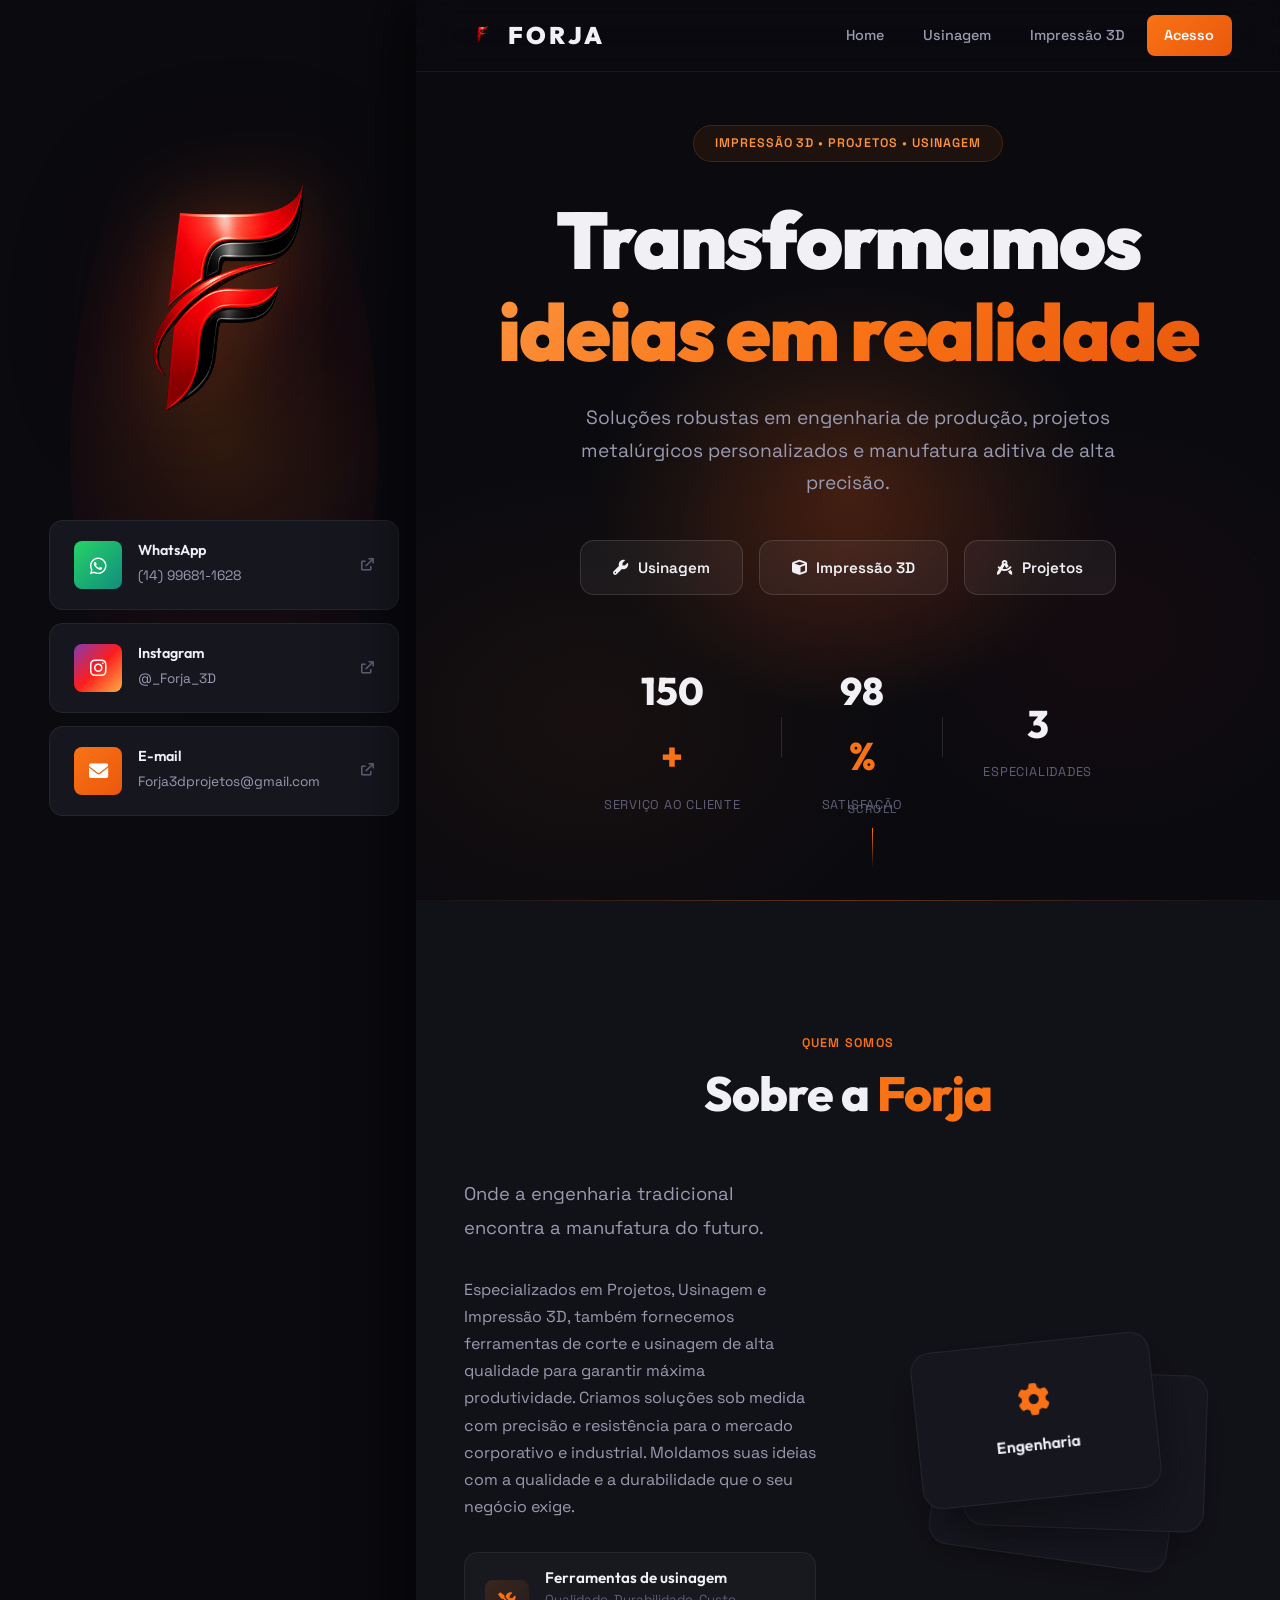
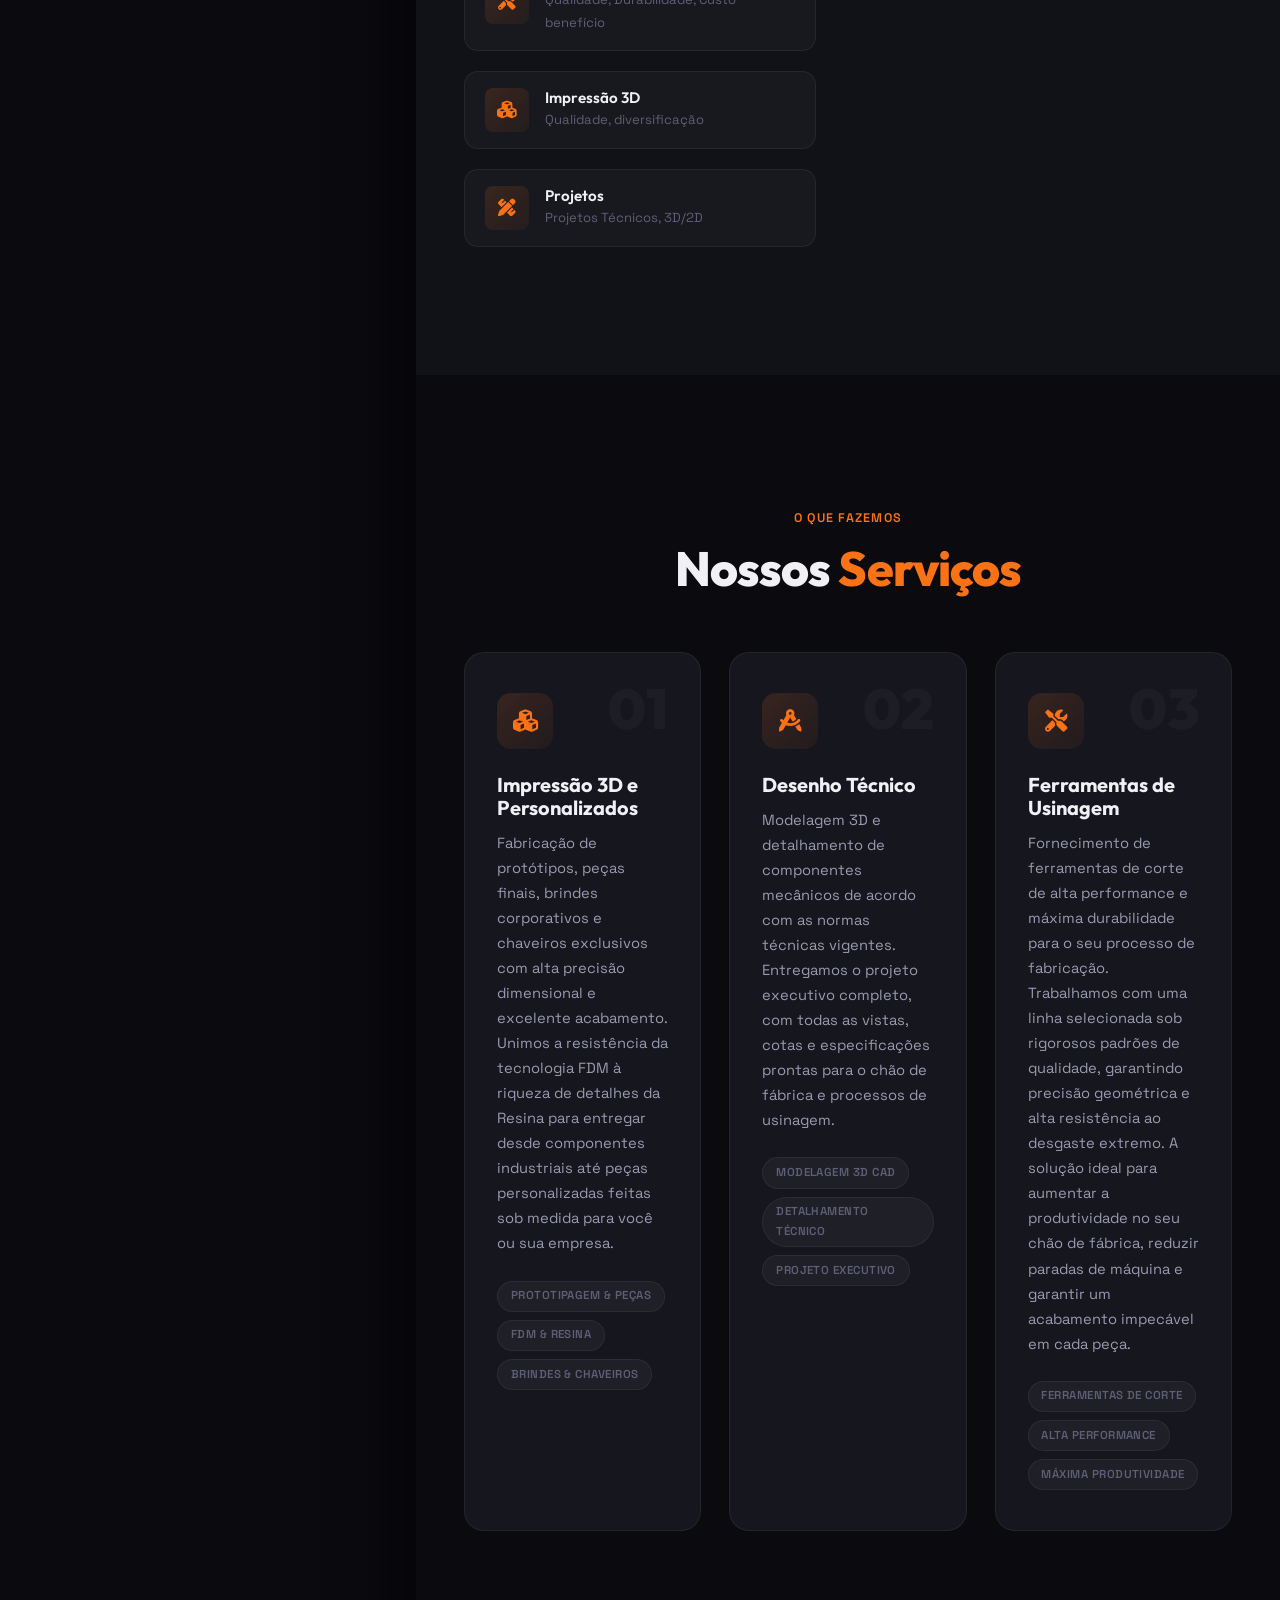
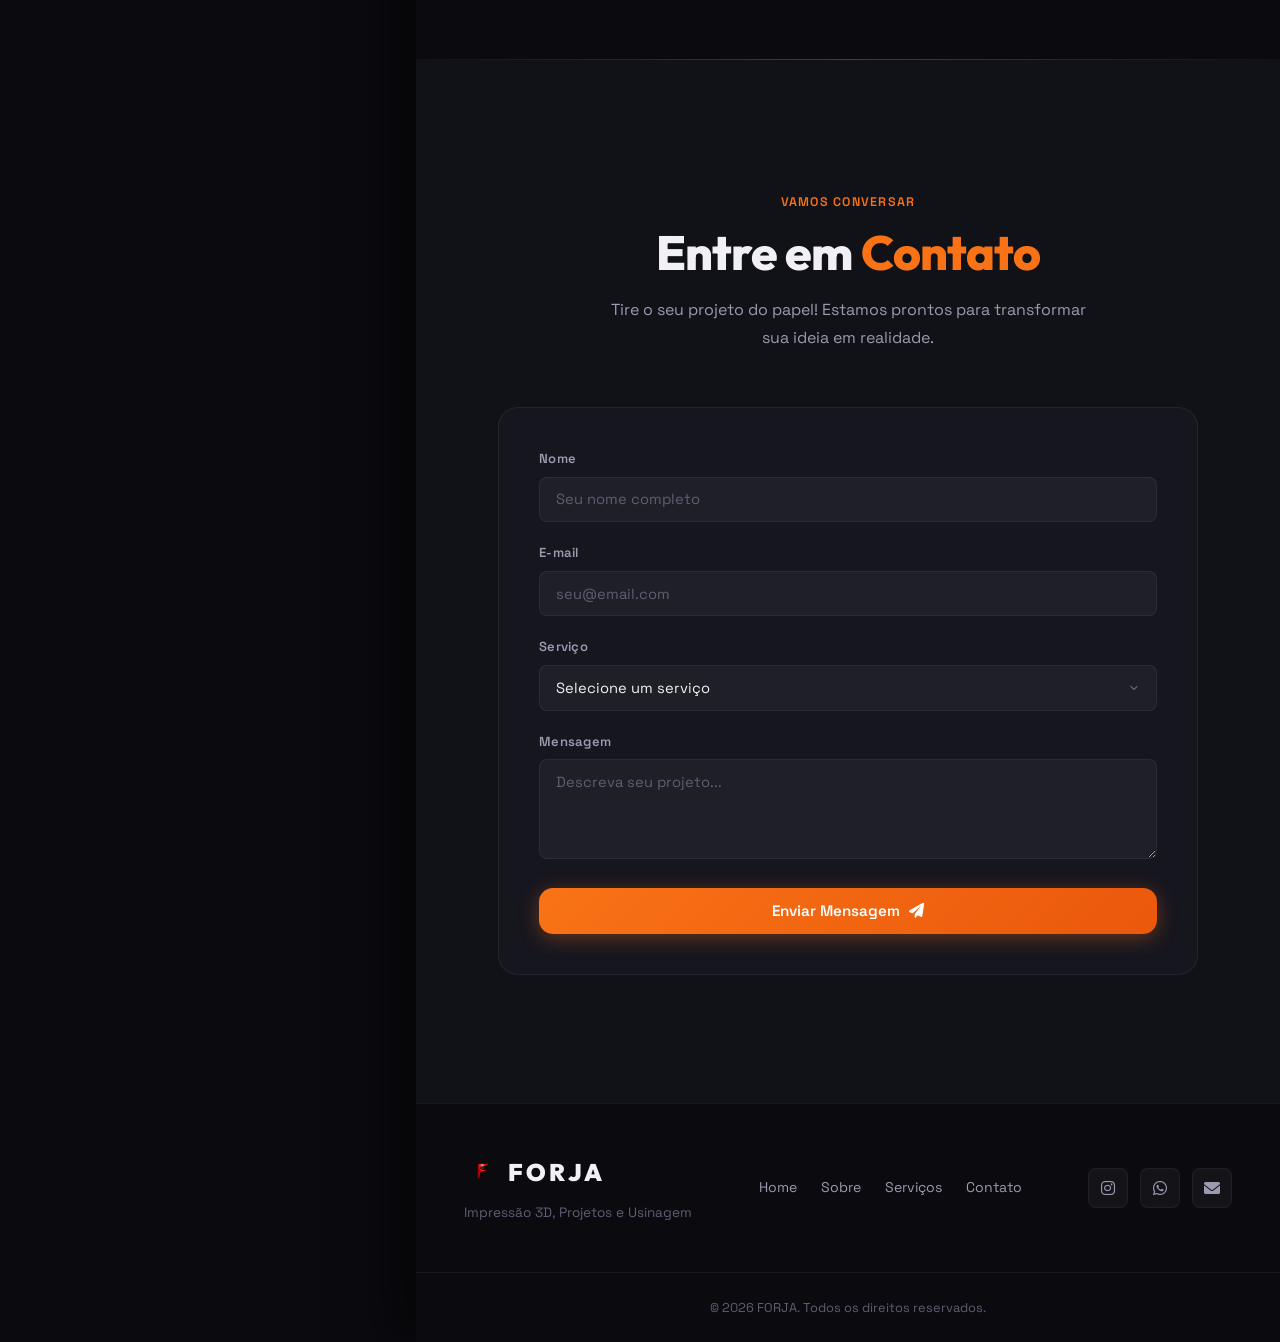
<file: SITE.html>
<!DOCTYPE html>
<html lang="pt-BR">
<head><link rel="icon" type="image/png" href="Imagem/favicon.png">
    <meta charset="UTF-8">
    <meta name="viewport" content="width=device-width, initial-scale=1.0">
    <title>Forja | Impressão 3D, Projetos e Usinagem</title>
    <meta name="description" content="A Forja transforma ideias em realidade através da engenharia de produção, projetos metalúrgicos e impressão 3D de alta qualidade.">
    <link rel="stylesheet" href="style.css?v=33">
    <link rel="preconnect" href="https://fonts.googleapis.com">
    <link rel="preconnect" href="https://fonts.gstatic.com" crossorigin>
    <link href="https://fonts.googleapis.com/css2?family=Outfit:wght@300;400;500;600;700;800;900&family=Space+Grotesk:wght@400;500;600;700&display=swap" rel="stylesheet">
    <link rel="stylesheet" href="https://cdnjs.cloudflare.com/ajax/libs/font-awesome/6.0.0/css/all.min.css">
</head>
<body>

    <!-- ===== LOGO GIGANTE E CONTATOS FIXOS NA ESQUERDA ===== -->
    <div class="fixed-giant-logo">
        <div class="fixed-logo-glow"></div>
        <img src="Imagem/IMG_6574.PNG" alt="Símbolo Forja" class="giant-logo-img">
        
        <div class="fixed-contact-cards">
            <a href="https://wa.me/5514996811628" target="_blank" rel="noopener" class="contact-card" id="contact-whatsapp">
                <div class="contact-card-icon whatsapp">
                    <i class="fa-brands fa-whatsapp"></i>
                </div>
                <div class="contact-card-info">
                    <h4>WhatsApp</h4>
                    <span>(14) 99681-1628</span>
                </div>
                <i class="fa-solid fa-arrow-up-right-from-square contact-card-arrow"></i>
            </a>
            <a href="https://www.instagram.com/_Forja_3D" target="_blank" rel="noopener" class="contact-card" id="contact-instagram">
                <div class="contact-card-icon instagram">
                    <i class="fa-brands fa-instagram"></i>
                </div>
                <div class="contact-card-info">
                    <h4>Instagram</h4>
                    <span>@_Forja_3D</span>
                </div>
                <i class="fa-solid fa-arrow-up-right-from-square contact-card-arrow"></i>
            </a>
            <a href="mailto:Forja3dprojetos@gmail.com" class="contact-card" id="contact-email">
                <div class="contact-card-icon email">
                    <i class="fa-solid fa-envelope"></i>
                </div>
                <div class="contact-card-info">
                    <h4>E-mail</h4>
                    <span>Forja3dprojetos@gmail.com</span>
                </div>
                <i class="fa-solid fa-arrow-up-right-from-square contact-card-arrow"></i>
            </a>
        </div>
    </div>

    <!-- ===== HEADER ===== -->
    <header class="header" id="header">
        <div class="container header-inner">
            <a href="#home" class="logo" aria-label="Forja - Página Inicial">
                <img src="Imagem/IMG_6574.PNG" alt="Logo Forja" class="logo-img">
                <span class="logo-text">FORJA</span>
            </a>
            <nav class="nav" id="nav" aria-label="Menu principal">
                <ul>
                    <li><a href="index.html" class="nav-link active">Home</a></li>
                    <li><a href="ferramenta.html" class="nav-link">Usinagem</a></li>
                    <li><a href="impressao-3d.html" class="nav-link">Impressão 3D</a></li>
                    <li><a href="Painel.html" class="nav-link cta-link">Acesso</a></li>
                </ul>
            </nav>
            <button class="mobile-toggle" id="mobile-toggle" aria-label="Abrir menu" aria-expanded="false">
                <span class="bar"></span>
                <span class="bar"></span>
                <span class="bar"></span>
            </button>
        </div>
    </header>

    <!-- O resto do site fica em um wrapper para garantir que fique sobre o logo de fundo se necessário, mas o layout principal usa margem na esquerda no desktop -->
    <div class="main-content-wrapper">
        <!-- ===== HERO ===== -->
        <section id="home" class="hero">
            <div class="hero-bg">
                <div class="hero-particles" id="particles"></div>
                <div class="hero-gradient"></div>
            </div>
            <div class="hero-content">
                <div class="hero-badge">Impressão 3D &bull; Projetos &bull; Usinagem</div>
                <h1 class="hero-title">
                    <span class="hero-title-line">Transformamos</span>
                    <span class="hero-title-line accent">ideias em realidade</span>
                </h1>
                <p class="hero-subtitle">Soluções robustas em engenharia de produção, projetos metalúrgicos personalizados e manufatura aditiva de alta precisão.</p>
                <div class="hero-actions">
                    <a href="ferramenta.html" class="btn btn-ghost">
                        <i class="fa-solid fa-wrench"></i>
                        <span>Usinagem</span>
                    </a>
                    <a href="impressao-3d.html" class="btn btn-ghost">
                        <i class="fa-solid fa-cube"></i>
                        <span>Impressão 3D</span>
                    </a>
                    <a href="projeto.html" class="btn btn-ghost">
                        <i class="fa-solid fa-compass-drafting"></i>
                        <span>Projetos</span>
                    </a>
                </div>
                <div class="hero-stats">
                    <div class="stat">
                        <span class="stat-number" id="service-customer-counter" data-target="150">0</span><span class="stat-suffix">+</span>
                        <span class="stat-label">Serviço ao cliente</span>
                    </div>
                    <div class="stat-divider"></div>
                    <div class="stat">
                        <span class="stat-number" data-target="98">0</span><span class="stat-suffix">%</span>
                        <span class="stat-label">Satisfação</span>
                    </div>
                    <div class="stat-divider"></div>
                    <div class="stat">
                        <span class="stat-number" data-target="3">0</span>
                        <span class="stat-label">Especialidades</span>
                    </div>
                </div>
            </div>
            <div class="hero-scroll-indicator">
                <span>Scroll</span>
                <div class="scroll-line"></div>
            </div>
        </section>

        <!-- ===== ABOUT ===== -->
        <section id="sobre" class="about section-padding">
            <div class="container">
                <div class="section-header">
                    <span class="section-tag">Quem Somos</span>
                    <h2 class="section-title">Sobre a <span class="accent">Forja</span></h2>
                </div>
                <div class="about-grid">
                    <div class="about-text reveal">
                        <p class="about-lead">Onde a engenharia tradicional encontra a manufatura do futuro.</p>
                        <p>Especializados em Projetos, Usinagem e Impressão 3D, também fornecemos ferramentas de corte e usinagem de alta qualidade para garantir máxima produtividade. Criamos soluções sob medida com precisão e resistência para o mercado corporativo e industrial. Moldamos suas ideias com a qualidade e a durabilidade que o seu negócio exige.</p>
                        <div class="about-features">
                            <div class="about-feature">
                                <div class="feature-icon"><i class="fa-solid fa-screwdriver-wrench"></i></div>
                                <div>
                                    <h4>Ferramentas de usinagem</h4>
                                    <p>Qualidade, Durabilidade, Custo benefício</p>
                                </div>
                            </div>
                            <div class="about-feature">
                                <div class="feature-icon"><i class="fa-solid fa-cubes"></i></div>
                                <div>
                                    <h4>Impressão 3D</h4>
                                    <p>Qualidade, diversificação</p>
                                </div>
                            </div>
                            <div class="about-feature">
                                <div class="feature-icon"><i class="fa-solid fa-pen-ruler"></i></div>
                                <div>
                                    <h4>Projetos</h4>
                                    <p>Projetos Técnicos, 3D/2D</p>
                                </div>
                            </div>
                        </div>
                    </div>
                    <div class="about-visual reveal">
                        <div class="about-card-stack">
                            <div class="about-card card-1">
                                <i class="fa-solid fa-gear"></i>
                                <span>Engenharia</span>
                            </div>
                            <div class="about-card card-2">
                                <i class="fa-solid fa-fire-flame-curved"></i>
                                <span>Metalurgia</span>
                            </div>
                            <div class="about-card card-3">
                                <i class="fa-solid fa-cube"></i>
                                <span>Impressão 3D</span>
                            </div>
                        </div>
                    </div>
                </div>
            </div>
        </section>

        <!-- ===== SERVICES ===== -->
        <section id="servicos" class="services section-padding">
            <div class="container">
                <div class="section-header">
                    <span class="section-tag">O Que Fazemos</span>
                    <h2 class="section-title">Nossos <span class="accent">Serviços</span></h2>
                </div>
                <div class="services-grid">
                    <div class="service-card reveal" id="service-3d">
                        <div class="service-card-glow"></div>
                        <div class="service-icon">
                            <i class="fa-solid fa-cubes"></i>
                        </div>
                        <div class="service-number">01</div>
                        <h3>Impressão 3D e Personalizados</h3>
                        <p>Fabricação de protótipos, peças finais, brindes corporativos e chaveiros exclusivos com alta precisão dimensional e excelente acabamento. Unimos a resistência da tecnologia FDM à riqueza de detalhes da Resina para entregar desde componentes industriais até peças personalizadas feitas sob medida para você ou sua empresa.</p>
                        <ul class="service-tags">
                            <li>Prototipagem &amp; Peças</li>
                            <li>FDM &amp; Resina</li>
                            <li>Brindes &amp; Chaveiros</li>
                        </ul>
                    </div>
                    <div class="service-card reveal" id="service-desenho">
                        <div class="service-card-glow"></div>
                        <div class="service-icon">
                            <i class="fa-solid fa-compass-drafting"></i>
                        </div>
                        <div class="service-number">02</div>
                        <h3>Desenho Técnico</h3>
                        <p>Modelagem 3D e detalhamento de componentes mecânicos de acordo com as normas técnicas vigentes. Entregamos o projeto executivo completo, com todas as vistas, cotas e especificações prontas para o chão de fábrica e processos de usinagem.</p>
                        <ul class="service-tags">
                            <li>Modelagem 3D CAD</li>
                            <li>Detalhamento Técnico</li>
                            <li>Projeto Executivo</li>
                        </ul>
                    </div>
                    <div class="service-card reveal" id="service-ferramentas">
                        <div class="service-card-glow"></div>
                        <div class="service-icon">
                            <i class="fa-solid fa-screwdriver-wrench"></i>
                        </div>
                        <div class="service-number">03</div>
                        <h3>Ferramentas de Usinagem</h3>
                        <p>Fornecimento de ferramentas de corte de alta performance e máxima durabilidade para o seu processo de fabricação. Trabalhamos com uma linha selecionada sob rigorosos padrões de qualidade, garantindo precisão geométrica e alta resistência ao desgaste extremo. A solução ideal para aumentar a produtividade no seu chão de fábrica, reduzir paradas de máquina e garantir um acabamento impecável em cada peça.</p>
                        <ul class="service-tags">
                            <li>Ferramentas de Corte</li>
                            <li>Alta Performance</li>
                            <li>Máxima Produtividade</li>
                        </ul>
                    </div>
                </div>
            </div>
        </section>

        <!-- ===== CONTACT ===== -->
        <section id="contato" class="contact section-padding">
            <div class="container">
                <div class="section-header">
                    <span class="section-tag">Vamos Conversar</span>
                    <h2 class="section-title">Entre em <span class="accent">Contato</span></h2>
                    <p class="section-subtitle">Tire o seu projeto do papel! Estamos prontos para transformar sua ideia em realidade.</p>
                </div>
                <div class="contact-grid">
                    <div class="contact-form-wrapper reveal">
                        <form class="contact-form" id="contact-form" action="https://api.web3forms.com/submit" method="POST"><input type="hidden" name="access_key" value="ac1de02b-7ad8-450a-8868-2d3b05e5835d"><input type="hidden" name="subject" value="Novo Contato do Site - Forja!"><input type="hidden" name="redirect" value="https://lucasborsolli996811-sketch.github.io/SITE-FORJA/index.html?sent=true"><input type="checkbox" name="botcheck" style="display: none;">
                            <div class="form-group">
                                <label for="name">Nome</label>
                                <input type="text" id="name" name="name" placeholder="Seu nome completo" required>
                            </div>
                            <div class="form-group">
                                <label for="email">E-mail</label>
                                <input type="email" id="email" name="email" placeholder="seu@email.com" required>
                            </div>
                            <div class="form-group">
                                <label for="service">Serviço</label>
                                <select id="service" name="service" required>
                                    <option value="" disabled selected>Selecione um serviço</option>
                                    <option value="impressao3d">Impressão 3D</option>
                                    <option value="desenho">Desenho Técnico</option>
                                    <option value="metalurgia">Projetos Metalúrgicos</option>
                                    <option value="outro">Outro</option>
                                </select>
                            </div>
                            <div class="form-group">
                                <label for="message">Mensagem</label>
                                <textarea id="message" name="message" rows="4" placeholder="Descreva seu projeto..." required></textarea>
                            </div>
                            <button type="submit" class="btn btn-primary btn-full" id="submit-btn">
                                <span>Enviar Mensagem</span>
                                <i class="fa-solid fa-paper-plane"></i>
                            </button>
                        </form>
                    </div>
                </div>
            </div>
        </section>

        <!-- ===== FOOTER ===== -->
        <footer class="footer">
            <div class="container footer-inner">
                <div class="footer-brand">
                    <div class="logo">
                        <img src="Imagem/IMG_6574.PNG" alt="Logo Forja" class="logo-img">
                        <span class="logo-text">FORJA</span>
                    </div>
                    <p>Impressão 3D, Projetos e Usinagem</p>
                </div>
                <div class="footer-links">
                    <a href="#home">Home</a>
                    <a href="#sobre">Sobre</a>
                    <a href="#servicos">Serviços</a>
                    <a href="#contato">Contato</a>
                </div>
                <div class="footer-social">
                    <a href="https://www.instagram.com/_Forja_3D" target="_blank" rel="noopener" aria-label="Instagram"><i class="fa-brands fa-instagram"></i></a>
                    <a href="https://wa.me/5514996811628" target="_blank" rel="noopener" aria-label="WhatsApp"><i class="fa-brands fa-whatsapp"></i></a>
                    <a href="mailto:Forja3dprojetos@gmail.com" aria-label="E-mail"><i class="fa-solid fa-envelope"></i></a>
                </div>
            </div>
            <div class="footer-bottom">
                <p>&copy; 2026 FORJA. Todos os direitos reservados.</p>
            </div>
        </footer>
    </div> <!-- Fim do main-content-wrapper -->

    <!-- ===== WHATSAPP FAB ===== -->
    <a href="https://wa.me/5514996811628" target="_blank" rel="noopener" class="whatsapp-fab" id="whatsapp-fab" aria-label="Fale conosco pelo WhatsApp">
        <i class="fa-brands fa-whatsapp"></i>
    </a>

    <script src="script.js?v=35"></script>
</body>
</html>
</file>
<file: style.css>
﻿/* ====================================
   FORJA — Premium Design System
   ================================= */

/* --- CSS Custom Properties --- */
:root {
    /* Core palette – dark industrial with hot accent */
    --bg-primary:    #0a0a0f;
    --bg-secondary:  #111118;
    --bg-card:       #16161f;
    --bg-card-hover: #1c1c28;
    --bg-elevated:   #1e1e2a;

    --text-primary:   #f0f0f5;
    --text-secondary: #9a9ab0;
    --text-muted:     #5e5e76;

    --accent:        #f97316;      /* bold orange – forge fire */
    --accent-light:  #fb923c;
    --accent-dark:   #ea580c;
    --accent-glow:   rgba(249, 115, 22, 0.35);

    --border:        rgba(255, 255, 255, 0.06);
    --border-hover:  rgba(255, 255, 255, 0.12);

    /* Typography */
    --font-heading: 'Outfit', sans-serif;
    --font-body:    'Space Grotesk', sans-serif;

    /* Spacing */
    --section-py: clamp(4.5rem, 10vw, 8rem);
    --container-px: clamp(1.25rem, 4vw, 3rem);
    --container-max: 1200px;
    
    /* Layout with fixed logo */
    --left-sidebar-w: clamp(250px, 30vw, 450px);

    /* Radius */
    --radius-sm:  8px;
    --radius-md:  14px;
    --radius-lg:  20px;
    --radius-xl:  28px;

    /* Transitions */
    --ease-out: cubic-bezier(0.16, 1, 0.3, 1);
    --duration: 0.4s;

    /* Header */
    --header-h: 72px;
}

/* --- Reset & Base --- */
*,
*::before,
*::after {
    margin: 0;
    padding: 0;
    box-sizing: border-box;
}

html {
    scroll-behavior: smooth;
    scroll-padding-top: var(--header-h);
    -webkit-font-smoothing: antialiased;
    -moz-osx-font-smoothing: grayscale;
}

body {
    font-family: var(--font-body);
    background: var(--bg-primary);
    color: var(--text-primary);
    line-height: 1.7;
    overflow-x: hidden;
}

img { max-width: 100%; display: block; }

a {
    color: inherit;
    text-decoration: none;
}

ul { list-style: none; }

h1, h2, h3, h4, h5, h6 {
    font-family: var(--font-heading);
    line-height: 1.15;
    font-weight: 700;
}

::selection {
    background: var(--accent);
    color: var(--bg-primary);
}

/* --- Utility --- */
.container {
    width: 100%;
    max-width: var(--container-max);
    margin: 0 auto;
    padding: 0 var(--container-px);
}

.section-padding {
    padding: var(--section-py) 0;
}

.accent {
    color: var(--accent);
}

/* ====================================
   GIANT FIXED LOGO
   ================================= */
.fixed-giant-logo {
    position: fixed;
    top: 50%;
    left: 2rem;
    transform: translateY(-50%);
    width: var(--left-sidebar-w);
    height: 100vh;
    display: flex;
    flex-direction: column;
    align-items: center;
    justify-content: center;
    gap: 0;
    z-index: 10;
    pointer-events: none; /* Let clicks pass through empty spaces */
    transition: opacity var(--duration) var(--ease-out), visibility var(--duration);
}

.giant-logo-img {
    height: auto;
    width: auto;
    max-width: 90%;
    max-height: 52vh;
    object-fit: contain;
    filter: drop-shadow(0 0 40px rgba(249, 115, 22, 0.3))
            drop-shadow(0 0 80px rgba(220, 38, 38, 0.15));
    animation: logoFloat 6s ease-in-out infinite;
    z-index: 2;
    position: relative;
}

.fixed-contact-cards {
    width: 100%;
    max-width: 350px;
    display: flex;
    flex-direction: column;
    gap: 0.8rem;
    pointer-events: auto; /* Make buttons clickable */
    z-index: 2;
    position: relative;
    margin-top: -2rem;
}

.fixed-logo-glow {
    position: absolute;
    top: 50%;
    left: 50%;
    transform: translate(-50%, -50%);
    width: 80%;
    height: 80%;
    border-radius: 50%;
    background: radial-gradient(circle, rgba(249, 115, 22, 0.15) 0%, rgba(220, 38, 38, 0.05) 40%, transparent 70%);
    z-index: 1;
    animation: glowPulse 4s ease-in-out infinite;
}

@keyframes logoFloat {
    0%, 100% { transform: translateY(0); }
    50%      { transform: translateY(-15px); }
}

@keyframes glowPulse {
    0%, 100% { opacity: 0.7; transform: translate(-50%, -50%) scale(1); }
    50%      { opacity: 1;   transform: translate(-50%, -50%) scale(1.1); }
}

/* ====================================
   MAIN LAYOUT ADJUSTMENT
   ================================= */
.main-content-wrapper {
    position: relative;
    z-index: 20; /* Above the fixed logo */
    margin-left: calc(var(--left-sidebar-w) + 2rem);
    background: var(--bg-primary);
    box-shadow: -20px 0 50px rgba(0,0,0,0.5); /* separation shadow */
    transition: margin-left var(--duration) var(--ease-out);
}

/* No Sidebar State (for admin internal pages without PDF) */
body.admin-no-sidebar .fixed-giant-logo {
    opacity: 0;
    pointer-events: none;
    visibility: hidden;
}

body.admin-no-sidebar .main-content-wrapper {
    margin-left: 0;
}

body.admin-no-sidebar .header {
    left: 0;
    width: 100%;
}

/* ====================================
   HEADER
   ================================= */
.header {
    position: fixed;
    inset: 0 0 auto 0;
    z-index: 1000;
    height: var(--header-h);
    display: flex;
    align-items: center;
    background: rgba(10, 10, 15, 0.6);
    backdrop-filter: blur(20px) saturate(1.4);
    -webkit-backdrop-filter: blur(20px) saturate(1.4);
    border-bottom: 1px solid var(--border);
    transition: background var(--duration) var(--ease-out),
                box-shadow var(--duration) var(--ease-out),
                left var(--duration) var(--ease-out),
                width var(--duration) var(--ease-out);
    /* Adjust header width based on wrapper */
    left: calc(var(--left-sidebar-w) + 2rem);
    width: calc(100% - var(--left-sidebar-w) - 2rem);
}

.header.scrolled {
    background: rgba(10, 10, 15, 0.92);
    box-shadow: 0 4px 30px rgba(0, 0, 0, 0.4);
}

.header-inner {
    display: flex;
    justify-content: space-between;
    align-items: center;
}

/* Logo */
.logo {
    display: flex;
    align-items: center;
    gap: 0.5rem;
    font-family: var(--font-heading);
    font-weight: 900;
    font-size: 1.5rem;
    letter-spacing: 0.12em;
    color: var(--text-primary);
    cursor: pointer;
}

.logo-img {
    width: 36px;
    height: 36px;
    border-radius: var(--radius-sm);
    object-fit: contain;
}

/* Nav */
.nav ul {
    display: flex;
    gap: 0.25rem;
}

.nav-link {
    display: inline-flex;
    align-items: center;
    padding: 0.5rem 1.1rem;
    font-size: 0.9rem;
    font-weight: 500;
    color: var(--text-secondary);
    border-radius: var(--radius-sm);
    transition: color var(--duration) var(--ease-out),
                background var(--duration) var(--ease-out);
}

.nav-link:hover,
.nav-link.active {
    color: var(--text-primary);
    background: rgba(255, 255, 255, 0.06);
}

.nav-link.cta-link {
    background: linear-gradient(135deg, var(--accent), var(--accent-dark));
    color: #fff;
    font-weight: 600;
}

.nav-link.cta-link:hover {
    filter: brightness(1.12);
    box-shadow: 0 0 24px var(--accent-glow);
}

/* Mobile toggle */
.mobile-toggle {
    display: none;
    flex-direction: column;
    justify-content: center;
    gap: 5px;
    background: none;
    border: none;
    cursor: pointer;
    padding: 6px;
    z-index: 1001;
}

.mobile-toggle .bar {
    display: block;
    width: 24px;
    height: 2px;
    background: var(--text-primary);
    border-radius: 2px;
    transition: transform 0.3s var(--ease-out), opacity 0.3s;
}

.mobile-toggle.active .bar:nth-child(1) {
    transform: translateY(7px) rotate(45deg);
}

.mobile-toggle.active .bar:nth-child(2) {
    opacity: 0;
}

.mobile-toggle.active .bar:nth-child(3) {
    transform: translateY(-7px) rotate(-45deg);
}

/* ====================================
   HERO
   ================================= */
.hero {
    position: relative;
    min-height: 100vh;
    display: flex;
    align-items: center;
    justify-content: center;
    overflow: hidden;
}

.hero-bg {
    position: absolute;
    inset: 0;
    z-index: 0;
}

.hero-gradient {
    position: absolute;
    inset: 0;
    background:
        radial-gradient(ellipse 50% 40% at 50% 55%, rgba(249, 115, 22, 0.18) 0%, transparent 60%),
        radial-gradient(ellipse 40% 35% at 50% 60%, rgba(220, 38, 38, 0.10) 0%, transparent 55%),
        radial-gradient(ellipse 80% 60% at 20% 80%, rgba(249, 115, 22, 0.06) 0%, transparent 50%),
        radial-gradient(ellipse 60% 50% at 80% 70%, rgba(220, 38, 38, 0.05) 0%, transparent 50%),
        linear-gradient(180deg, var(--bg-primary) 0%, rgba(10, 10, 15, 0.92) 40%, var(--bg-primary) 100%);
}

/* Animated particles (canvas injected by JS) */
.hero-particles {
    position: absolute;
    inset: 0;
}

.hero-content {
    position: relative;
    z-index: 2;
    text-align: center;
    max-width: 800px;
    padding: calc(var(--header-h) + 2rem) var(--container-px) 4rem;
}

.hero-badge {
    display: inline-flex;
    align-items: center;
    gap: 0.5rem;
    padding: 0.45rem 1.3rem;
    border-radius: 100px;
    font-size: 0.78rem;
    font-weight: 600;
    letter-spacing: 0.08em;
    text-transform: uppercase;
    color: var(--accent-light);
    background: rgba(249, 115, 22, 0.08);
    border: 1px solid rgba(249, 115, 22, 0.18);
    margin-bottom: 2rem;
    animation: fadeInDown 0.8s var(--ease-out) 0.3s both;
}

.hero-title {
    font-size: clamp(2.6rem, 7vw, 5rem);
    font-weight: 900;
    letter-spacing: -0.025em;
    margin-bottom: 1.5rem;
}

.hero-title-line {
    display: block;
    animation: fadeInUp 0.8s var(--ease-out) 0.4s both;
}

.hero-title-line.accent {
    background: linear-gradient(135deg, var(--accent-light), var(--accent), var(--accent-dark));
    -webkit-background-clip: text;
    -webkit-text-fill-color: transparent;
    background-clip: text;
    animation-delay: 0.55s;
}

.hero-subtitle {
    font-size: clamp(1rem, 2.2vw, 1.2rem);
    color: var(--text-secondary);
    max-width: 600px;
    margin: 0 auto 2.5rem;
    animation: fadeInUp 0.8s var(--ease-out) 0.7s both;
}

.hero-actions {
    display: flex;
    justify-content: center;
    gap: 1rem;
    flex-wrap: wrap;
    animation: fadeInUp 0.8s var(--ease-out) 0.9s both;
}

/* Buttons */
.btn {
    display: inline-flex;
    align-items: center;
    gap: 0.6rem;
    padding: 0.85rem 2rem;
    border-radius: var(--radius-md);
    font-family: var(--font-body);
    font-size: 0.95rem;
    font-weight: 600;
    border: none;
    cursor: pointer;
    transition: all var(--duration) var(--ease-out);
}

.btn-primary {
    background: linear-gradient(135deg, var(--accent), var(--accent-dark));
    color: #fff;
    box-shadow: 0 4px 20px var(--accent-glow);
}

.btn-primary:hover {
    transform: translateY(-2px);
    box-shadow: 0 8px 32px rgba(249, 115, 22, 0.45);
}

.btn-primary:hover i {
    transform: translateX(3px);
}

.btn-primary i {
    transition: transform 0.3s var(--ease-out);
}

.btn-ghost {
    background: rgba(255, 255, 255, 0.05);
    color: var(--text-primary);
    border: 1px solid var(--border-hover);
}

.btn-ghost:hover {
    background: rgba(255, 255, 255, 0.1);
    border-color: rgba(255, 255, 255, 0.2);
    transform: translateY(-2px);
}

.btn-full {
    width: 100%;
    justify-content: center;
}

/* Hero Stats */
.hero-stats {
    display: flex;
    justify-content: center;
    align-items: center;
    gap: 2.5rem;
    margin-top: 4rem;
    animation: fadeInUp 0.8s var(--ease-out) 1.1s both;
}

.stat {
    text-align: center;
}

.stat-number {
    display: block;
    font-family: var(--font-heading);
    font-size: clamp(1.8rem, 4vw, 2.4rem);
    font-weight: 800;
    color: var(--text-primary);
}

.stat-suffix {
    font-family: var(--font-heading);
    font-size: clamp(1.8rem, 4vw, 2.4rem);
    font-weight: 800;
    color: var(--accent);
}

.stat-label {
    display: block;
    font-size: 0.8rem;
    color: var(--text-muted);
    text-transform: uppercase;
    letter-spacing: 0.06em;
    margin-top: 0.25rem;
}

.stat-divider {
    width: 1px;
    height: 40px;
    background: var(--border-hover);
}

/* Scroll indicator */
.hero-scroll-indicator {
    position: absolute;
    bottom: 2rem;
    left: 50%;
    transform: translateX(-50%);
    display: flex;
    flex-direction: column;
    align-items: center;
    gap: 0.5rem;
    color: var(--text-muted);
    font-size: 0.72rem;
    letter-spacing: 0.12em;
    text-transform: uppercase;
    animation: fadeInUp 0.8s var(--ease-out) 1.4s both;
}

.scroll-line {
    width: 1px;
    height: 40px;
    background: linear-gradient(to bottom, var(--accent), transparent);
    animation: scrollPulse 2s ease-in-out infinite;
}

/* ====================================
   SECTION HEADERS
   ================================= */
.section-header {
    text-align: center;
    margin-bottom: 3.5rem;
}

.section-tag {
    display: inline-block;
    font-size: 0.78rem;
    font-weight: 600;
    letter-spacing: 0.1em;
    text-transform: uppercase;
    color: var(--accent);
    margin-bottom: 0.75rem;
}

.section-title {
    font-size: clamp(2rem, 5vw, 3rem);
    font-weight: 800;
    letter-spacing: -0.02em;
}

.section-subtitle {
    color: var(--text-secondary);
    max-width: 500px;
    margin: 1rem auto 0;
    font-size: 1rem;
}

/* ====================================
   ABOUT
   ================================= */
.about {
    background: var(--bg-secondary);
    position: relative;
}

.about::before {
    content: '';
    position: absolute;
    top: 0;
    left: 0;
    right: 0;
    height: 1px;
    background: linear-gradient(90deg, transparent, var(--accent-glow), transparent);
}

.about-grid {
    display: grid;
    grid-template-columns: 1fr 1fr;
    gap: 4rem;
    align-items: center;
}

.about-lead {
    font-size: 1.15rem;
    line-height: 1.8;
    margin-bottom: 1rem;
    color: var(--text-primary);
}

.about-lead strong {
    color: var(--accent-light);
}

.about-text > p {
    color: var(--text-secondary);
    margin-bottom: 2rem;
}

.about-features {
    display: flex;
    flex-direction: column;
    gap: 1.25rem;
}

.about-feature {
    display: flex;
    align-items: center;
    gap: 1rem;
    padding: 1rem 1.25rem;
    border-radius: var(--radius-md);
    background: rgba(255, 255, 255, 0.03);
    border: 1px solid var(--border);
    transition: all var(--duration) var(--ease-out);
}

.about-feature:hover {
    border-color: var(--accent-glow);
    background: rgba(249, 115, 22, 0.04);
    transform: translateX(6px);
}

.feature-icon {
    width: 44px;
    height: 44px;
    border-radius: var(--radius-sm);
    display: flex;
    align-items: center;
    justify-content: center;
    background: linear-gradient(135deg, rgba(249, 115, 22, 0.15), rgba(249, 115, 22, 0.05));
    color: var(--accent);
    font-size: 1.1rem;
    flex-shrink: 0;
}

.about-feature h4 {
    font-size: 0.95rem;
    font-weight: 600;
    margin-bottom: 0.15rem;
}

.about-feature p {
    font-size: 0.82rem;
    color: var(--text-muted);
    margin-bottom: 0;
}

/* About Visual – Card Stack */
.about-visual {
    display: flex;
    justify-content: center;
}

.about-card-stack {
    position: relative;
    width: 280px;
    height: 340px;
}

.about-card {
    position: absolute;
    width: 240px;
    padding: 2.5rem 2rem;
    border-radius: var(--radius-lg);
    background: var(--bg-card);
    border: 1px solid var(--border);
    display: flex;
    flex-direction: column;
    align-items: center;
    gap: 1rem;
    text-align: center;
    font-family: var(--font-heading);
    font-weight: 600;
    font-size: 1rem;
    transition: transform 0.6s var(--ease-out), box-shadow 0.6s var(--ease-out);
    will-change: transform;
}

.about-card i {
    font-size: 2rem;
    color: var(--accent);
}

.about-card.card-1 {
    top: 0;
    left: 0;
    z-index: 3;
    transform: rotate(-6deg);
    box-shadow: 0 20px 50px rgba(0, 0, 0, 0.4);
}

.about-card.card-2 {
    top: 30px;
    left: 50px;
    z-index: 2;
    transform: rotate(2deg);
    box-shadow: 0 16px 40px rgba(0, 0, 0, 0.3);
}

.about-card.card-3 {
    top: 60px;
    left: 20px;
    z-index: 1;
    transform: rotate(8deg);
    box-shadow: 0 12px 30px rgba(0, 0, 0, 0.25);
}

.about-card-stack:hover .card-1 {
    transform: rotate(-12deg) translateY(-10px);
    box-shadow: 0 24px 60px rgba(0, 0, 0, 0.5);
}

.about-card-stack:hover .card-2 {
    transform: rotate(6deg) translateX(20px);
}

.about-card-stack:hover .card-3 {
    transform: rotate(14deg) translateY(10px);
}

/* ====================================
   SERVICES
   ================================= */
.services {
    background: var(--bg-primary);
    position: relative;
}

.services-grid {
    display: grid;
    grid-template-columns: repeat(3, 1fr);
    gap: 1.75rem;
}

.service-card {
    position: relative;
    padding: 2.5rem 2rem;
    border-radius: var(--radius-lg);
    background: var(--bg-card);
    border: 1px solid var(--border);
    overflow: hidden;
    transition: all var(--duration) var(--ease-out);
}

.service-card:hover {
    border-color: rgba(249, 115, 22, 0.25);
    background: var(--bg-card-hover);
    transform: translateY(-6px);
    box-shadow: 0 20px 60px rgba(0, 0, 0, 0.3),
                0 0 40px var(--accent-glow);
}

.service-card-glow {
    position: absolute;
    top: -50%;
    right: -50%;
    width: 200%;
    height: 200%;
    background: radial-gradient(circle at 70% 30%, var(--accent-glow), transparent 60%);
    opacity: 0;
    transition: opacity 0.6s var(--ease-out);
    pointer-events: none;
}

.service-card:hover .service-card-glow {
    opacity: 0.15;
}

.service-icon {
    width: 56px;
    height: 56px;
    display: flex;
    align-items: center;
    justify-content: center;
    border-radius: var(--radius-md);
    background: linear-gradient(135deg, rgba(249, 115, 22, 0.15), rgba(249, 115, 22, 0.05));
    color: var(--accent);
    font-size: 1.4rem;
    margin-bottom: 1.5rem;
    transition: transform var(--duration) var(--ease-out),
                box-shadow var(--duration) var(--ease-out);
}

.service-card:hover .service-icon {
    transform: scale(1.08);
    box-shadow: 0 0 24px var(--accent-glow);
}

.service-number {
    position: absolute;
    top: 1.75rem;
    right: 2rem;
    font-family: var(--font-heading);
    font-size: 3.5rem;
    font-weight: 900;
    color: rgba(255, 255, 255, 0.03);
    line-height: 1;
    pointer-events: none;
    transition: color var(--duration) var(--ease-out);
}

.service-card:hover .service-number {
    color: rgba(249, 115, 22, 0.08);
}

.service-card h3 {
    font-size: 1.25rem;
    font-weight: 700;
    margin-bottom: 0.75rem;
}

.service-card > p {
    color: var(--text-secondary);
    font-size: 0.92rem;
    line-height: 1.7;
    margin-bottom: 1.5rem;
}

.service-tags {
    display: flex;
    flex-wrap: wrap;
    gap: 0.5rem;
}

.service-tags li {
    font-size: 0.72rem;
    font-weight: 600;
    letter-spacing: 0.04em;
    text-transform: uppercase;
    padding: 0.3rem 0.8rem;
    border-radius: 100px;
    background: rgba(255, 255, 255, 0.04);
    color: var(--text-muted);
    border: 1px solid var(--border);
    transition: all var(--duration) var(--ease-out);
}

.service-card:hover .service-tags li {
    border-color: rgba(249, 115, 22, 0.15);
    color: var(--text-secondary);
}

/* ====================================
   CONTACT
   ================================= */
.contact {
    background: var(--bg-secondary);
    position: relative;
}

.contact::before {
    content: '';
    position: absolute;
    top: 0;
    left: 0;
    right: 0;
    height: 1px;
    background: linear-gradient(90deg, transparent, var(--accent-glow), transparent);
}

.contact-grid {
    display: grid;
    grid-template-columns: 1fr;
    max-width: 700px;
    margin: 0 auto;
    gap: 3rem;
    align-items: start;
}

.contact-card {
    display: flex;
    align-items: center;
    gap: 1rem;
    padding: 1.25rem 1.5rem;
    border-radius: var(--radius-md);
    background: var(--bg-card);
    border: 1px solid var(--border);
    transition: all var(--duration) var(--ease-out);
    width: 100%;
    box-sizing: border-box;
}

.contact-card:hover {
    border-color: rgba(249, 115, 22, 0.2);
    transform: translateX(6px);
    box-shadow: 0 8px 30px rgba(0, 0, 0, 0.2);
}

.contact-card-icon {
    width: 48px;
    height: 48px;
    display: flex;
    align-items: center;
    justify-content: center;
    border-radius: var(--radius-sm);
    font-size: 1.2rem;
    flex-shrink: 0;
}

.contact-card-icon.instagram {
    background: linear-gradient(135deg, #833ab4, #fd1d1d, #fcb045);
    color: #fff;
}

.contact-card-icon.email {
    background: linear-gradient(135deg, var(--accent), var(--accent-dark));
    color: #fff;
}

.contact-card-icon.whatsapp {
    background: linear-gradient(135deg, #25d366, #128c7e);
    color: #fff;
}

.contact-card-info h4 {
    font-size: 0.9rem;
    font-weight: 600;
    margin-bottom: 0.15rem;
}

.contact-card-info span {
    font-size: 0.85rem;
    color: var(--text-secondary);
}

.contact-card-arrow {
    margin-left: auto;
    color: var(--text-muted);
    font-size: 0.8rem;
    transition: transform 0.3s var(--ease-out), color 0.3s;
}

.contact-card:hover .contact-card-arrow {
    color: var(--accent);
    transform: translate(2px, -2px);
}

/* Contact Form */
.contact-form-wrapper {
    padding: 2.5rem;
    border-radius: var(--radius-lg);
    background: var(--bg-card);
    border: 1px solid var(--border);
}

.form-group {
    margin-bottom: 1.25rem;
}

.form-group label {
    display: block;
    font-size: 0.82rem;
    font-weight: 600;
    color: var(--text-secondary);
    margin-bottom: 0.4rem;
    letter-spacing: 0.02em;
}

.form-group input,
.form-group select,
.form-group textarea {
    width: 100%;
    padding: 0.8rem 1rem;
    font-family: var(--font-body);
    font-size: 0.92rem;
    color: var(--text-primary);
    background: rgba(255, 255, 255, 0.04);
    border: 1px solid var(--border);
    border-radius: var(--radius-sm);
    outline: none;
    transition: border-color var(--duration) var(--ease-out),
                box-shadow var(--duration) var(--ease-out);
}

.form-group input::placeholder,
.form-group textarea::placeholder {
    color: var(--text-muted);
}

.form-group input:focus,
.form-group select:focus,
.form-group textarea:focus {
    border-color: var(--accent);
    box-shadow: 0 0 0 3px var(--accent-glow);
}

.form-group select {
    cursor: pointer;
    appearance: none;
    background-image: url("data:image/svg+xml,%3Csvg xmlns='http://www.w3.org/2000/svg' width='12' height='12' viewBox='0 0 24 24' fill='none' stroke='%239a9ab0' stroke-width='2' stroke-linecap='round' stroke-linejoin='round'%3E%3Cpath d='m6 9 6 6 6-6'/%3E%3C/svg%3E");
    background-repeat: no-repeat;
    background-position: right 1rem center;
    padding-right: 2.5rem;
}

.form-group select option {
    background: var(--bg-card);
    color: var(--text-primary);
}

.form-group textarea {
    resize: vertical;
    min-height: 100px;
}

/* ====================================
   FOOTER
   ================================= */
.footer {
    background: var(--bg-primary);
    border-top: 1px solid var(--border);
}

.footer-inner {
    display: flex;
    justify-content: space-between;
    align-items: center;
    flex-wrap: wrap;
    gap: 2rem;
    padding: 3rem var(--container-px);
}

.footer-brand p {
    color: var(--text-muted);
    font-size: 0.85rem;
    margin-top: 0.5rem;
}

.footer-links {
    display: flex;
    gap: 1.5rem;
}

.footer-links a {
    font-size: 0.88rem;
    color: var(--text-secondary);
    transition: color 0.3s;
}

.footer-links a:hover {
    color: var(--accent);
}

.footer-social {
    display: flex;
    gap: 0.75rem;
}

.footer-social a {
    width: 40px;
    height: 40px;
    display: flex;
    align-items: center;
    justify-content: center;
    border-radius: var(--radius-sm);
    background: rgba(255, 255, 255, 0.04);
    border: 1px solid var(--border);
    color: var(--text-secondary);
    font-size: 1rem;
    transition: all 0.3s var(--ease-out);
}

.footer-social a:hover {
    background: var(--accent);
    border-color: var(--accent);
    color: #fff;
    transform: translateY(-2px);
}

.footer-bottom {
    border-top: 1px solid var(--border);
    padding: 1.5rem var(--container-px);
    text-align: center;
}

.footer-bottom p {
    font-size: 0.8rem;
    color: var(--text-muted);
}

/* ====================================
   WHATSAPP FAB
   ================================= */
.whatsapp-fab {
    position: fixed;
    bottom: 1.5rem;
    right: 1.5rem;
    z-index: 900;
    width: 56px;
    height: 56px;
    display: flex;
    align-items: center;
    justify-content: center;
    border-radius: 50%;
    background: linear-gradient(135deg, #25d366, #128c7e);
    color: #fff;
    font-size: 1.5rem;
    box-shadow: 0 4px 20px rgba(37, 211, 102, 0.35);
    transition: all 0.3s var(--ease-out);
    opacity: 0;
    transform: scale(0.8) translateY(20px);
}

.whatsapp-fab.visible {
    opacity: 1;
    transform: scale(1) translateY(0);
}

.whatsapp-fab:hover {
    transform: scale(1.1) translateY(-3px);
    box-shadow: 0 8px 30px rgba(37, 211, 102, 0.5);
}

/* ====================================
   REVEAL ANIMATIONS
   ================================= */
.reveal {
    opacity: 0;
    transform: translateY(30px);
    transition: opacity 0.7s var(--ease-out), transform 0.7s var(--ease-out);
}

.reveal.revealed {
    opacity: 1;
    transform: translateY(0);
}

/* ====================================
   KEYFRAMES
   ================================= */
@keyframes fadeInDown {
    from { opacity: 0; transform: translateY(-20px); }
    to   { opacity: 1; transform: translateY(0); }
}

@keyframes fadeInUp {
    from { opacity: 0; transform: translateY(24px); }
    to   { opacity: 1; transform: translateY(0); }
}

@keyframes scrollPulse {
    0%, 100% { opacity: 1; transform: scaleY(1); }
    50%      { opacity: 0.4; transform: scaleY(0.6); }
}

/* ====================================
   RESPONSIVE
   ================================= */
@media screen and (max-width: 992px) {
    /* Mudar layout da logo gigante no mobile */
    .fixed-giant-logo {
        position: relative;
        top: 0;
        left: 0;
        transform: none;
        width: 100%;
        height: auto;
        padding: 6rem 2rem 2rem;
        background: var(--bg-primary);
    }
    .giant-logo-img {
        max-width: 250px;
    }
    
    .main-content-wrapper {
        margin-left: 0;
        box-shadow: none;
    }
    
    .header {
        left: 0;
        width: 100%;
    }

    .about-grid {
        grid-template-columns: 1fr;
        gap: 3rem;
    }

    .about-visual {
        order: -1;
    }

    .services-grid {
        grid-template-columns: 1fr 1fr;
    }

    .contact-grid {
        grid-template-columns: 1fr;
    }
}

@media (max-width: 768px) {
    .mobile-toggle {
        display: flex;
    }

    .nav {
        position: fixed;
        inset: 0;
        z-index: 999;
        background: rgba(10, 10, 15, 0.97);
        backdrop-filter: blur(20px);
        display: flex;
        flex-direction: column;
        align-items: center;
        justify-content: flex-start;
        padding-top: 6rem;
        padding-bottom: 2rem;
        overflow-y: auto;
        opacity: 0;
        visibility: hidden;
        transition: opacity 0.4s var(--ease-out), visibility 0.4s;
    }

    .nav.open {
        opacity: 1;
        visibility: visible;
    }

    .nav ul {
        flex-direction: column;
        align-items: center;
        gap: 0.5rem;
    }

    .nav-link {
        font-size: 1.5rem;
        padding: 0.75rem 2rem;
    }

    .services-grid {
        grid-template-columns: 1fr;
    }

    .hero-stats {
        gap: 1.5rem;
    }

    .stat-number,
    .stat-suffix {
        font-size: 1.5rem !important;
    }

    .footer-inner {
        flex-direction: column;
        align-items: flex-start;
    }
}

@media (max-width: 480px) {
    .hero-stats {
        flex-direction: column;
        gap: 1.5rem;
    }

    .stat-divider {
        width: 40px;
        height: 1px;
    }

    .about-card-stack {
        width: 220px;
        height: 280px;
    }

    .about-card {
        width: 200px;
        padding: 2rem 1.5rem;
    }

    .contact-form-wrapper {
        padding: 1.5rem;
    }
}

/* ====================================
   CATALOG PAGE (FERRAMENTAS)
   ================================= */
.catalog-page {
    padding-top: var(--header-h);
}

.catalog-hero {
    text-align: center;
    padding: 4rem 1rem 2rem;
    border-bottom: 1px solid var(--border);
    background: var(--bg-secondary);
}

.catalog-title {
    font-size: clamp(2rem, 5vw, 3.5rem);
    margin-bottom: 1rem;
}

.catalog-subtitle {
    color: var(--text-secondary);
    max-width: 600px;
    margin: 0 auto;
}

.catalog-section {
    padding: 4rem 0;
}

.brand-header {
    display: flex;
    align-items: center;
    gap: 1.5rem;
    margin-bottom: 3rem;
}

.brand-title {
    font-size: 2rem;
    font-weight: 800;
    color: var(--text-primary);
    letter-spacing: 0.1em;
}

.brand-line {
    flex: 1;
    height: 1px;
    background: linear-gradient(90deg, var(--border), var(--accent-glow));
}

.brand-line:last-child {
    background: linear-gradient(270deg, var(--border), var(--accent-glow));
}

.products-grid {
    display: grid;
    grid-template-columns: repeat(auto-fill, minmax(280px, 1fr));
    gap: 2rem;
}

.product-card {
    background: var(--bg-card);
    border: 1px solid var(--border);
    border-radius: var(--radius-md);
    overflow: hidden;
    transition: transform var(--duration) var(--ease-out), box-shadow var(--duration);
    display: flex;
    flex-direction: column;
}

.product-card:hover {
    transform: translateY(-5px);
    box-shadow: 0 10px 30px rgba(0, 0, 0, 0.3), 0 0 15px rgba(249, 115, 22, 0.1);
    border-color: rgba(249, 115, 22, 0.3);
}

.product-img-wrap {
    height: 200px;
    background: var(--bg-secondary);
    display: flex;
    align-items: center;
    justify-content: center;
    border-bottom: 1px solid var(--border);
}

.product-placeholder {
    color: var(--text-muted);
    text-align: center;
    display: flex;
    flex-direction: column;
    gap: 0.5rem;
    font-size: 0.8rem;
    text-transform: uppercase;
    letter-spacing: 0.05em;
}

.product-placeholder i {
    font-size: 2.5rem;
    color: rgba(249, 115, 22, 0.2);
}

.product-info {
    padding: 1.5rem;
    display: flex;
    flex-direction: column;
    flex: 1;
}

.product-brand {
    font-size: 0.75rem;
    color: var(--accent);
    font-weight: 700;
    letter-spacing: 0.1em;
    margin-bottom: 0.5rem;
}

.product-name {
    font-size: 1.1rem;
    font-weight: 600;
    margin-bottom: 0.5rem;
    line-height: 1.3;
}

.product-desc {
    font-size: 0.85rem;
    color: var(--text-secondary);
    margin-bottom: 1.5rem;
    flex: 1;
}

.product-actions {
    display: flex;
    align-items: center;
    gap: 1rem;
    margin-top: auto;
}

.qty-control {
    display: flex;
    align-items: center;
    background: var(--bg-secondary);
    border: 1px solid var(--border);
    border-radius: var(--radius-sm);
    overflow: hidden;
    height: 40px;
}

.qty-btn {
    width: 32px;
    height: 100%;
    background: none;
    border: none;
    color: var(--text-primary);
    cursor: pointer;
    transition: background 0.2s;
    display: flex;
    align-items: center;
    justify-content: center;
}

.qty-btn:hover {
    background: rgba(255, 255, 255, 0.1);
}

.qty-input {
    width: 40px;
    height: 100%;
    background: none;
    border: none;
    color: var(--text-primary);
    text-align: center;
    font-weight: 600;
    font-family: var(--font-body);
    outline: none;
    -moz-appearance: textfield;
}

.qty-input::-webkit-outer-spin-button,
.qty-input::-webkit-inner-spin-button {
    -webkit-appearance: none;
    margin: 0;
}

.add-to-cart-btn {
    flex: 1;
    padding: 0 1rem;
    height: 40px;
    font-size: 0.85rem;
    white-space: nowrap;
}

/* ====================================
   CART SIDEBAR & HEADER BADGE
   ================================= */
.header-actions {
    display: flex;
    align-items: center;
    gap: 1.5rem;
}

.cart-toggle {
    background: none;
    border: none;
    color: var(--text-primary);
    font-size: 1.25rem;
    cursor: pointer;
    position: relative;
    display: flex;
    align-items: center;
    justify-content: center;
    width: 44px;
    height: 44px;
    border-radius: 50%;
    transition: background 0.3s;
}

.cart-toggle:hover {
    background: rgba(255, 255, 255, 0.1);
}

.cart-badge {
    position: absolute;
    top: 2px;
    right: 2px;
    background: var(--accent);
    color: #fff;
    font-size: 0.7rem;
    font-weight: 800;
    width: 20px;
    height: 20px;
    display: flex;
    align-items: center;
    justify-content: center;
    border-radius: 50%;
    box-shadow: 0 0 10px rgba(249, 115, 22, 0.5);
    transition: transform 0.3s;
}

.cart-badge.pop {
    transform: scale(1.3);
}

.cart-overlay {
    position: fixed;
    inset: 0;
    background: rgba(0, 0, 0, 0.6);
    backdrop-filter: blur(4px);
    z-index: 1050;
    opacity: 0;
    visibility: hidden;
    transition: all 0.4s var(--ease-out);
}

.cart-overlay.active {
    opacity: 1;
    visibility: visible;
}

.cart-sidebar {
    position: fixed;
    top: 0;
    right: -450px;
    width: 100%;
    max-width: 400px;
    height: 100vh;
    background: var(--bg-card);
    z-index: 1060;
    box-shadow: -10px 0 40px rgba(0, 0, 0, 0.5);
    display: flex;
    flex-direction: column;
    transition: right 0.4s var(--ease-out);
    border-left: 1px solid var(--border);
}

.cart-sidebar.active {
    right: 0;
}

.cart-header {
    display: flex;
    align-items: center;
    justify-content: space-between;
    padding: 1.5rem;
    border-bottom: 1px solid var(--border);
}

.cart-header h3 {
    font-size: 1.25rem;
    color: var(--text-primary);
}

.cart-close {
    background: none;
    border: none;
    color: var(--text-secondary);
    font-size: 1.25rem;
    cursor: pointer;
    transition: color 0.3s;
}

.cart-close:hover {
    color: var(--accent);
}

.cart-body {
    flex: 1;
    overflow-y: auto;
    padding: 1.5rem;
    position: relative;
}

.cart-empty-msg {
    position: absolute;
    top: 50%;
    left: 50%;
    transform: translate(-50%, -50%);
    text-align: center;
    color: var(--text-muted);
    width: 100%;
}

.cart-empty-msg i {
    font-size: 3rem;
    margin-bottom: 1rem;
    opacity: 0.5;
}

.cart-items {
    display: flex;
    flex-direction: column;
    gap: 1rem;
}

.cart-item {
    display: flex;
    gap: 1rem;
    padding: 1rem;
    background: var(--bg-secondary);
    border: 1px solid var(--border);
    border-radius: var(--radius-sm);
}

.cart-item-info {
    flex: 1;
}

.cart-item-info h4 {
    font-size: 0.95rem;
    margin-bottom: 0.25rem;
    line-height: 1.3;
}

.cart-item-info span {
    font-size: 0.75rem;
    color: var(--accent);
    text-transform: uppercase;
    font-weight: 600;
}

.cart-item-actions {
    display: flex;
    justify-content: space-between;
    align-items: center;
    margin-top: 0.75rem;
}

.cart-item-remove {
    background: none;
    border: none;
    color: #ef4444;
    font-size: 0.8rem;
    cursor: pointer;
    display: flex;
    align-items: center;
    gap: 0.25rem;
}

.cart-item-remove:hover {
    text-decoration: underline;
}

.cart-footer {
    padding: 1.5rem;
    border-top: 1px solid var(--border);
    background: var(--bg-card);
}

.cart-info {
    display: flex;
    justify-content: space-between;
    margin-bottom: 1.25rem;
    font-size: 1.1rem;
}

/* ====================================
   ADMIN PANEL STYLING
   ================================= */
.admin-login-section {
    display: flex;
    justify-content: center;
    align-items: center;
    min-height: calc(100vh - var(--header-h));
}

.admin-login-card {
    background: var(--bg-card);
    border: 1px solid var(--border);
    border-radius: var(--radius-lg);
    padding: 3rem;
    width: 100%;
    max-width: 480px;
    box-shadow: 0 20px 40px rgba(0,0,0,0.4);
}

.login-header {
    text-align: center;
    margin-bottom: 2rem;
}

.login-header i {
    font-size: 2.5rem;
    color: var(--accent);
    margin-bottom: 1rem;
}

.login-header h2 {
    font-size: 1.5rem;
    margin-bottom: 0.5rem;
}

.login-header p {
    color: var(--text-secondary);
    font-size: 0.88rem;
}

.dashboard-header-block {
    display: flex;
    justify-content: space-between;
    align-items: center;
    margin-bottom: 3rem;
    flex-wrap: wrap;
    gap: 1.5rem;
}

.dashboard-title {
    font-size: clamp(2rem, 5vw, 3rem);
    font-weight: 800;
}

.dashboard-grid {
    display: grid;
    grid-template-columns: 380px minmax(0, 1fr);
    gap: 2rem;
    align-items: start;
}

.dashboard-panel-card {
    background: var(--bg-card);
    border: 1px solid var(--border);
    border-radius: var(--radius-lg);
    padding: 2.5rem;
    box-shadow: 0 10px 30px rgba(0,0,0,0.2);
}

.dashboard-panel-card h3 {
    font-size: 1.25rem;
    border-bottom: 1px solid var(--border);
    padding-bottom: 0.75rem;
}

/* Inventory Table */
.inventory-table-wrap {
    overflow-x: auto;
}

.inventory-table {
    width: 100%;
    border-collapse: collapse;
    text-align: left;
}

.inventory-table th {
    padding: 0.75rem 1rem;
    border-bottom: 2px solid var(--border);
    color: var(--text-muted);
    font-size: 0.8rem;
    text-transform: uppercase;
    letter-spacing: 0.05em;
}

.inventory-table td {
    padding: 1rem;
    border-bottom: 1px solid var(--border);
    vertical-align: middle;
}

.badge-brand {
    display: inline-block;
    padding: 0.25rem 0.6rem;
    background: rgba(249, 115, 22, 0.1);
    color: var(--accent-light);
    border: 1px solid rgba(249, 115, 22, 0.2);
    border-radius: var(--radius-sm);
    font-size: 0.7rem;
    font-weight: 700;
    text-transform: uppercase;
    letter-spacing: 0.05em;
}

/* Table Qty Controls */
.table-qty-control {
    display: inline-flex;
    align-items: center;
    background: var(--bg-secondary);
    border: 1px solid var(--border);
    border-radius: var(--radius-sm);
    overflow: hidden;
    height: 32px;
}

.table-qty-btn {
    width: 28px;
    height: 100%;
    background: none;
    border: none;
    color: var(--text-primary);
    cursor: pointer;
    display: flex;
    align-items: center;
    justify-content: center;
    transition: background 0.2s;
}

.table-qty-btn:hover {
    background: rgba(255, 255, 255, 0.08);
}

.stock-display {
    width: 32px;
    text-align: center;
    font-weight: 600;
    font-size: 0.9rem;
}

.delete-prod-btn {
    background: none;
    border: none;
    color: var(--text-muted);
    font-size: 1.1rem;
    cursor: pointer;
    padding: 0.5rem;
    transition: color 0.2s, transform 0.2s;
}

.delete-prod-btn:hover {
    color: #ef4444;
    transform: scale(1.1);
}

@media (max-width: 1200px) {
    .dashboard-grid {
        grid-template-columns: 1fr;
    }
}

@media (max-width: 576px) {
    .admin-login-card {
        padding: 1.5rem;
    }
}

/* ====================================
   ADMIN TABS & LAYOUT OVERRIDES
   ================================= */
.admin-tabs {
    display: flex;
    flex-wrap: wrap;
    gap: 0.5rem;
    margin-bottom: 2rem;
    border-bottom: 1px solid var(--border);
    padding-bottom: 0.5rem;
}

.tab-btn {
    background: none;
    border: none;
    padding: 0.75rem 1.25rem;
    color: var(--text-secondary);
    font-family: var(--font-heading);
    font-weight: 600;
    font-size: 0.95rem;
    cursor: pointer;
    border-radius: var(--radius-sm);
    transition: all 0.3s;
    display: flex;
    align-items: center;
    gap: 0.5rem;
}

.tab-btn:hover {
    color: var(--text-primary);
    background: rgba(255, 255, 255, 0.05);
}

.tab-btn.active {
    color: #fff;
    background: linear-gradient(135deg, var(--accent), var(--accent-dark));
    box-shadow: 0 4px 15px var(--accent-glow);
}

.tab-content {
    display: none;
}

.tab-content.active {
    display: block;
}

/* ====================================
   PDF PREVIEW (A4 SHEET) STYLE
   ================================= */
.sidebar-logged-in {
    width: 100%;
    height: 100%;
    padding: 1.5rem;
    overflow-y: auto;
    display: flex;
    justify-content: center;
    pointer-events: auto; /* Enable scroll and clicks on the PDF preview */
}

/* Custom scrollbar for PDF sidebar */
.sidebar-logged-in::-webkit-scrollbar {
    width: 6px;
}
.sidebar-logged-in::-webkit-scrollbar-track {
    background: rgba(0, 0, 0, 0.1);
}
.sidebar-logged-in::-webkit-scrollbar-thumb {
    background: rgba(255, 255, 255, 0.15);
    border-radius: 3px;
}
.sidebar-logged-in::-webkit-scrollbar-thumb:hover {
    background: rgba(255, 255, 255, 0.3);
}

.pdf-container {
    width: 100%;
    max-width: 100%;
    background: rgba(0, 0, 0, 0.2);
    border-radius: var(--radius-md);
    padding: 0.5rem;
}

.pdf-sheet {
    background: #ffffff;
    color: #1a1a1a !important;
    width: 100%;
    padding: 1.5rem;
    box-shadow: 0 10px 30px rgba(0,0,0,0.5);
    border-radius: var(--radius-sm);
    font-family: Arial, sans-serif;
    line-height: 1.3;
    font-size: 0.7rem; /* compact on preview screen */
}

/* Target elements inside sheet to have black text */
.pdf-sheet, 
.pdf-sheet h1, 
.pdf-sheet h2, 
.pdf-sheet h3, 
.pdf-sheet h4, 
.pdf-sheet strong, 
.pdf-sheet span, 
.pdf-sheet td, 
.pdf-sheet th, 
.pdf-sheet p {
    color: #111111 !important;
}

/* PDF Header */
.pdf-header {
    display: flex;
    justify-content: space-between;
    align-items: flex-start;
    border-bottom: 2px solid #000;
    padding-bottom: 0.5rem;
    margin-bottom: 1rem;
}

.pdf-header-left {
    display: flex;
    align-items: center;
    gap: 0.5rem;
}

.pdf-logo {
    width: 32px;
    height: 32px;
    object-fit: contain;
}

.pdf-brand-title {
    font-size: 1.5rem;
    font-weight: 800;
    letter-spacing: 0.1em;
}

.pdf-header-right {
    text-align: right;
    font-size: 0.6rem;
    color: #555 !important;
}

.pdf-main-title {
    font-size: 0.95rem;
    font-weight: 800;
    text-align: center;
    letter-spacing: 0.05em;
    margin-bottom: 1rem;
    text-transform: uppercase;
}

/* PDF Metadata */
.pdf-meta-section {
    background: #f8f9fa;
    border: 1px solid #e9ecef;
    border-radius: 4px;
    padding: 0.75rem;
    margin-bottom: 1rem;
    font-size: 0.75rem;
}

.pdf-meta-row {
    margin-bottom: 0.25rem;
}

/* PDF Table */
.pdf-table {
    width: 100%;
    border-collapse: collapse;
    margin-bottom: 1rem;
}

.pdf-table th {
    background: #f1f3f5;
    font-weight: bold;
    text-transform: uppercase;
    font-size: 0.65rem;
    border: 1px solid #dee2e6;
    padding: 0.4rem 0.5rem;
    text-align: left;
}

.pdf-table td {
    border: 1px solid #dee2e6;
    padding: 0.4rem 0.5rem;
}

.pdf-table tfoot td {
    border: 1px solid #dee2e6;
    background: #f8f9fa;
    padding: 0.5rem;
}

/* PDF Description Section */
.pdf-description-section {
    border: 1px solid #dee2e6;
    border-radius: 4px;
    padding: 0.75rem;
    margin-bottom: 1rem;
}

.pdf-description-section h4 {
    font-size: 0.75rem;
    border-bottom: 1px dashed #dee2e6;
    padding-bottom: 0.15rem;
}

/* PDF Terms / Footer text */
.pdf-terms {
    border-top: 1px solid #dee2e6;
    padding-top: 0.75rem;
    font-size: 0.52rem;
    color: #666 !important;
}

.pdf-terms-block {
    margin-bottom: 0.5rem;
}

.pdf-terms-block strong {
    display: block;
    margin-bottom: 0.1rem;
}

.pdf-terms-block p {
    margin: 0;
    line-height: 1.4;
}

/* ====================================
   PRINT RULES (@media print)
   ================================= */
@media print {
    @page { margin: 0; }
    
    /* Hide scrollbars & set full page */
    html, body {
        background: #ffffff !important;
        color: #000000 !important;
        height: auto !important;
        overflow: visible !important;
    }

    /* Hide website UI elements */
    .header, 
    .nav, 
    .admin-tabs, 
    .dashboard-header-block, 
    .main-content-wrapper, 
    .mobile-toggle, 
    .whatsapp-fab, 
    .sidebar-logged-out {
        display: none !important;
    }

    /* Expand sidebar to full page width */
    .fixed-giant-logo {
        position: absolute !important;
        top: 0 !important;
        left: 0 !important;
        width: 100% !important;
        height: auto !important;
        transform: none !important;
        background: #ffffff !important;
        padding: 0 !important;
        z-index: 9999 !important;
        pointer-events: auto !important;
        box-shadow: none !important;
        margin: 0 !important;
        opacity: 1 !important;
        visibility: visible !important;
    }

    .sidebar-logged-in {
        display: block !important;
        padding: 0 !important;
        overflow: visible !important;
    }

    .pdf-container {
        background: #ffffff !important;
        padding: 0 !important;
        box-shadow: none !important;
        border-radius: 0 !important;
    }

    .pdf-sheet {
        border: none !important;
        box-shadow: none !important;
        width: 100% !important;
        max-width: 100% !important;
        padding: 1cm !important;
        margin: 0 !important;
        border-radius: 0 !important;
        font-size: 11pt !important; /* expand to standard printable size */
    }

    /* Expand sub sections font for printing */
    .pdf-main-title {
        font-size: 16pt !important;
    }
    .pdf-brand-title {
        font-size: 22pt !important;
    }
    .pdf-meta-section {
        font-size: 11pt !important;
    }
    .pdf-table th {
        font-size: 10pt !important;
        background: #f1f3f5 !important;
        -webkit-print-color-adjust: exact;
        print-color-adjust: exact;
    }
    .pdf-table td {
        font-size: 10pt !important;
    }
    .pdf-description-section h4 {
        font-size: 11pt !important;
    }
    .pdf-description-section p {
        font-size: 10pt !important;
    }
    .pdf-terms {
        font-size: 8pt !important;
    }
    .pdf-logo {
        width: 100px !important;
        height: 100px !important;
    }
}

/* ====================================
   3D PRINTING SHOWCASE & GALLERY
   ================================= */
.showcase-grid {
    display: grid;
    grid-template-columns: repeat(auto-fill, minmax(320px, 1fr));
    gap: 2rem;
    margin-top: 2rem;
}

.showcase-card {
    background: var(--bg-card);
    border: 1px solid var(--border);
    border-radius: var(--radius-lg);
    overflow: hidden;
    transition: transform 0.4s cubic-bezier(0.165, 0.84, 0.44, 1), box-shadow 0.4s ease;
    box-shadow: 0 10px 25px rgba(0, 0, 0, 0.1);
    display: flex;
    flex-direction: column;
    height: 100%;
}

.showcase-card:hover {
    transform: translateY(-8px);
    box-shadow: 0 20px 40px rgba(249, 115, 22, 0.12);
    border-color: var(--accent);
}

.showcase-img-wrap {
    width: 100%;
    height: auto;
    overflow: hidden;
    background: var(--bg-secondary);
    position: relative;
}

.showcase-img-wrap img {
    width: 100%;
    height: auto;
    display: block;
    object-fit: contain;
    transition: transform 0.6s ease;
}

.showcase-card:hover .showcase-img-wrap img {
    transform: scale(1.05);
}

.showcase-info {
    padding: 1.5rem;
    flex-grow: 1;
    display: flex;
    flex-direction: column;
}

.showcase-info h3 {
    font-family: var(--font-heading);
    font-size: 1.2rem;
    color: var(--text-primary);
    margin-bottom: 0.75rem;
}

.showcase-info p {
    color: var(--text-secondary);
    font-size: 0.9rem;
    line-height: 1.5;
}

/* Floating WhatsApp / Quote Button */
.floating-quote-btn {
    position: fixed;
    bottom: 2rem;
    right: 2rem;
    background: linear-gradient(135deg, #25d366, #128c7e);
    color: #fff !important;
    padding: 1rem 1.75rem;
    border-radius: 50px;
    font-family: var(--font-heading);
    font-weight: 700;
    font-size: 1rem;
    display: flex;
    align-items: center;
    gap: 0.75rem;
    box-shadow: 0 8px 30px rgba(37, 211, 102, 0.35);
    z-index: 999;
    text-decoration: none;
    transition: all 0.3s cubic-bezier(0.175, 0.885, 0.32, 1.275);
    animation: floatBtnPulse 2s infinite;
}

.floating-quote-btn:hover {
    transform: scale(1.05) translateY(-5px);
    box-shadow: 0 15px 35px rgba(37, 211, 102, 0.5);
    background: linear-gradient(135deg, #2ae771, #16a394);
}

.floating-quote-btn i {
    font-size: 1.4rem;
}

@keyframes floatBtnPulse {
    0% {
        box-shadow: 0 8px 30px rgba(37, 211, 102, 0.35);
    }
    50% {
        box-shadow: 0 8px 45px rgba(37, 211, 102, 0.6);
    }
    100% {
        box-shadow: 0 8px 30px rgba(37, 211, 102, 0.35);
    }
}

@media (max-width: 768px) {
    .floating-quote-btn span {
        display: none;
    }
    .floating-quote-btn {
        padding: 1rem;
        right: 1.5rem;
        bottom: 1.5rem;
        border-radius: 50%;
    }
}

/* ====================================
   3D PRINTING MATERIALS LIST
   ================================= */
.materials-list-vertical {
    display: flex;
    flex-direction: column;
    gap: 1rem;
    max-width: 900px;
    margin: 0 auto;
}

.material-row-item {
    display: flex;
    align-items: flex-start;
    gap: 2rem;
    background: var(--bg-card);
    border: 1px solid var(--border);
    padding: 1.5rem;
    border-radius: var(--radius-md);
    transition: all 0.3s ease;
}

.material-row-item:hover {
    border-color: var(--accent);
    box-shadow: 0 5px 15px rgba(249, 115, 22, 0.05);
}

.material-badge-col {
    flex: 0 0 220px;
}

.material-desc-col {
    flex: 1;
}

.material-badge-col span {
    display: block;
    width: 100%;
    text-align: center;
    padding: 0.6rem 1rem;
    border-radius: var(--radius-sm);
    font-weight: 700;
    font-family: var(--font-heading);
    font-size: 0.82rem;
    text-transform: uppercase;
    letter-spacing: 0.05em;
}

.material-desc-col p {
    color: var(--text-secondary);
    font-size: 0.95rem;
    line-height: 1.6;
    margin: 0;
}

@media (max-width: 768px) {
    .material-row-item {
        flex-direction: column;
        gap: 1rem;
        padding: 1.25rem;
    }
    .material-badge-col {
        flex: 0 0 auto;
        width: 100%;
    }
}

/* ====================================
   MOBILE ADMIN PREVIEW FLOATING BUTTON & OVERLAY
   ================================= */
.floating-pdf-btn {
    display: none;
    position: fixed;
    bottom: 2rem;
    right: 2rem;
    background: var(--accent);
    color: #ffffff;
    border: none;
    padding: 1rem 1.5rem;
    border-radius: 50px;
    font-weight: 700;
    font-family: var(--font-heading);
    font-size: 0.9rem;
    box-shadow: 0 10px 25px rgba(249, 115, 22, 0.4);
    z-index: 9999;
    cursor: pointer;
    align-items: center;
    gap: 0.5rem;
    transition: all 0.3s ease;
}

.floating-pdf-btn i {
    font-size: 1.1rem;
}

.floating-pdf-btn:hover {
    background: var(--accent-light);
    transform: translateY(-2px);
    box-shadow: 0 12px 30px rgba(249, 115, 22, 0.5);
}

@media screen and (max-width: 992px) {
    /* Hide the admin sidebar entirely on mobile/tablet by default */
    #admin-sidebar {
        display: none !important;
    }
    
    /* Make the content wrapper take up full width on mobile/tablet */
    .main-content-wrapper {
        margin-left: 0 !important;
        box-shadow: none !important;
    }
    
    /* Show the floating button when user is logged in as admin */
    body.logged-in-admin .floating-pdf-btn {
        display: flex !important;
    }
    
    /* When active, show the sidebar as a full screen overlay */
    #admin-sidebar.active-mobile-pdf {
        display: flex !important;
        position: fixed !important;
        top: 0 !important;
        left: 0 !important;
        width: 100vw !important;
        height: 100vh !important;
        z-index: 99999 !important;
        background: rgba(10, 10, 15, 0.98) !important;
        padding: 5rem 1rem 2rem !important; /* pad from the header */
        overflow-y: auto !important;
        flex-direction: column !important;
        align-items: center !important;
        justify-content: flex-start !important;
        transform: none !important;
    }
    
    /* Show the close button on mobile inside the overlay */
    #admin-sidebar.active-mobile-pdf .mobile-pdf-close-btn {
        display: flex !important;
    }
    
    /* Ensure PDF Sheet fits nicely inside full screen mobile view */
    #admin-sidebar.active-mobile-pdf .pdf-container {
        width: 100% !important;
        max-width: 600px !important;
    }
    
    #admin-sidebar.active-mobile-pdf .pdf-sheet {
        width: 100% !important;
        height: auto !important;
        min-height: 800px !important;
        padding: 1.5rem !important;
        font-size: 0.7rem !important;
    }
}

@media (max-width: 576px) {
    /* Form fields stack vertically in two-column rows to prevent squishing */
    .form-group-row {
        grid-template-columns: 1fr !important;
        gap: 0.75rem !important;
    }
    
    /* Action buttons in budget generator stack vertically on mobile */
    .cart-actions-container {
        flex-direction: column !important;
    }
}

@keyframes spin {
    0% { transform: rotate(0deg); }
    100% { transform: rotate(360deg); }
}

/* New PDF proposal layout styles */
.pdf-meta-container {
    display: flex;
    justify-content: space-between;
    align-items: flex-start;
    margin-bottom: 1.5rem;
    margin-top: 1.5rem;
}
.pdf-meta-left {
    flex: 1;
}
.pdf-meta-right {
    text-align: right;
    width: 220px;
}
.pdf-totals-section {
    display: flex;
    flex-direction: column;
    align-items: flex-end;
    margin-top: 0.75rem;
    margin-bottom: 1.5rem;
    font-size: 0.75rem;
    line-height: 1.4;
}
.pdf-totals-row {
    display: flex;
    justify-content: flex-end;
    width: 320px;
    margin-bottom: 0.15rem;
}
.pdf-totals-label {
    text-align: right;
    font-weight: bold;
    flex: 1;
    padding-right: 1.5rem;
}
.pdf-totals-value {
    text-align: right;
    width: 140px;
    padding-right: 0.5rem;
}
.pdf-totals-final {
    font-size: 1.15rem;
    font-weight: 800;
    margin-top: 0.35rem;
    border-top: 1.5px solid #111;
    padding-top: 0.35rem;
}

/* PDF Boxes (gray headers) */
.pdf-box {
    border: 1px solid #dee2e6;
    border-radius: 4px;
    margin-bottom: 1rem;
    overflow: hidden;
    background: #fff;
}
.pdf-box-header {
    background: #f1f3f5;
    padding: 0.4rem 0.6rem;
    font-weight: bold;
    font-size: 0.75rem;
    border-bottom: 1px solid #dee2e6;
}
.pdf-box-body {
    padding: 0.6rem;
    font-size: 0.7rem;
    color: #333 !important;
    line-height: 1.4;
}
.pdf-box-body p {
    margin: 0 0 0.25rem 0;
}
.pdf-box-body p:last-child {
    margin: 0;
}

/* Modern Grid Layout */
.pdf-grid-modern {
    display: grid;
    grid-template-columns: 1fr 1fr;
    gap: 0.5rem 0.75rem;
    margin-bottom: 1rem;
}
.pdf-grid-card {
    background: #f8f9fa;
    border: 1px solid #dee2e6;
    border-radius: 4px;
    padding: 0.4rem 0.6rem;
    display: flex;
    justify-content: space-between;
    align-items: center;
    font-size: 0.7rem;
}
.pdf-grid-card strong {
    color: #111;
}
.pdf-grid-card span {
    color: #333 !important;
}

/* Print Specific adjustments */
@media print {
    .pdf-totals-final {
        font-size: 16pt !important;
    }
    .pdf-box-header {
        font-size: 11pt !important;
        background: #f1f3f5 !important;
        -webkit-print-color-adjust: exact;
        print-color-adjust: exact;
    }
    .pdf-box-body {
        font-size: 10pt !important;
    }
    .pdf-grid-card {
        font-size: 10pt !important;
        background: #f8f9fa !important;
        -webkit-print-color-adjust: exact;
        print-color-adjust: exact;
    }
}
</file>
